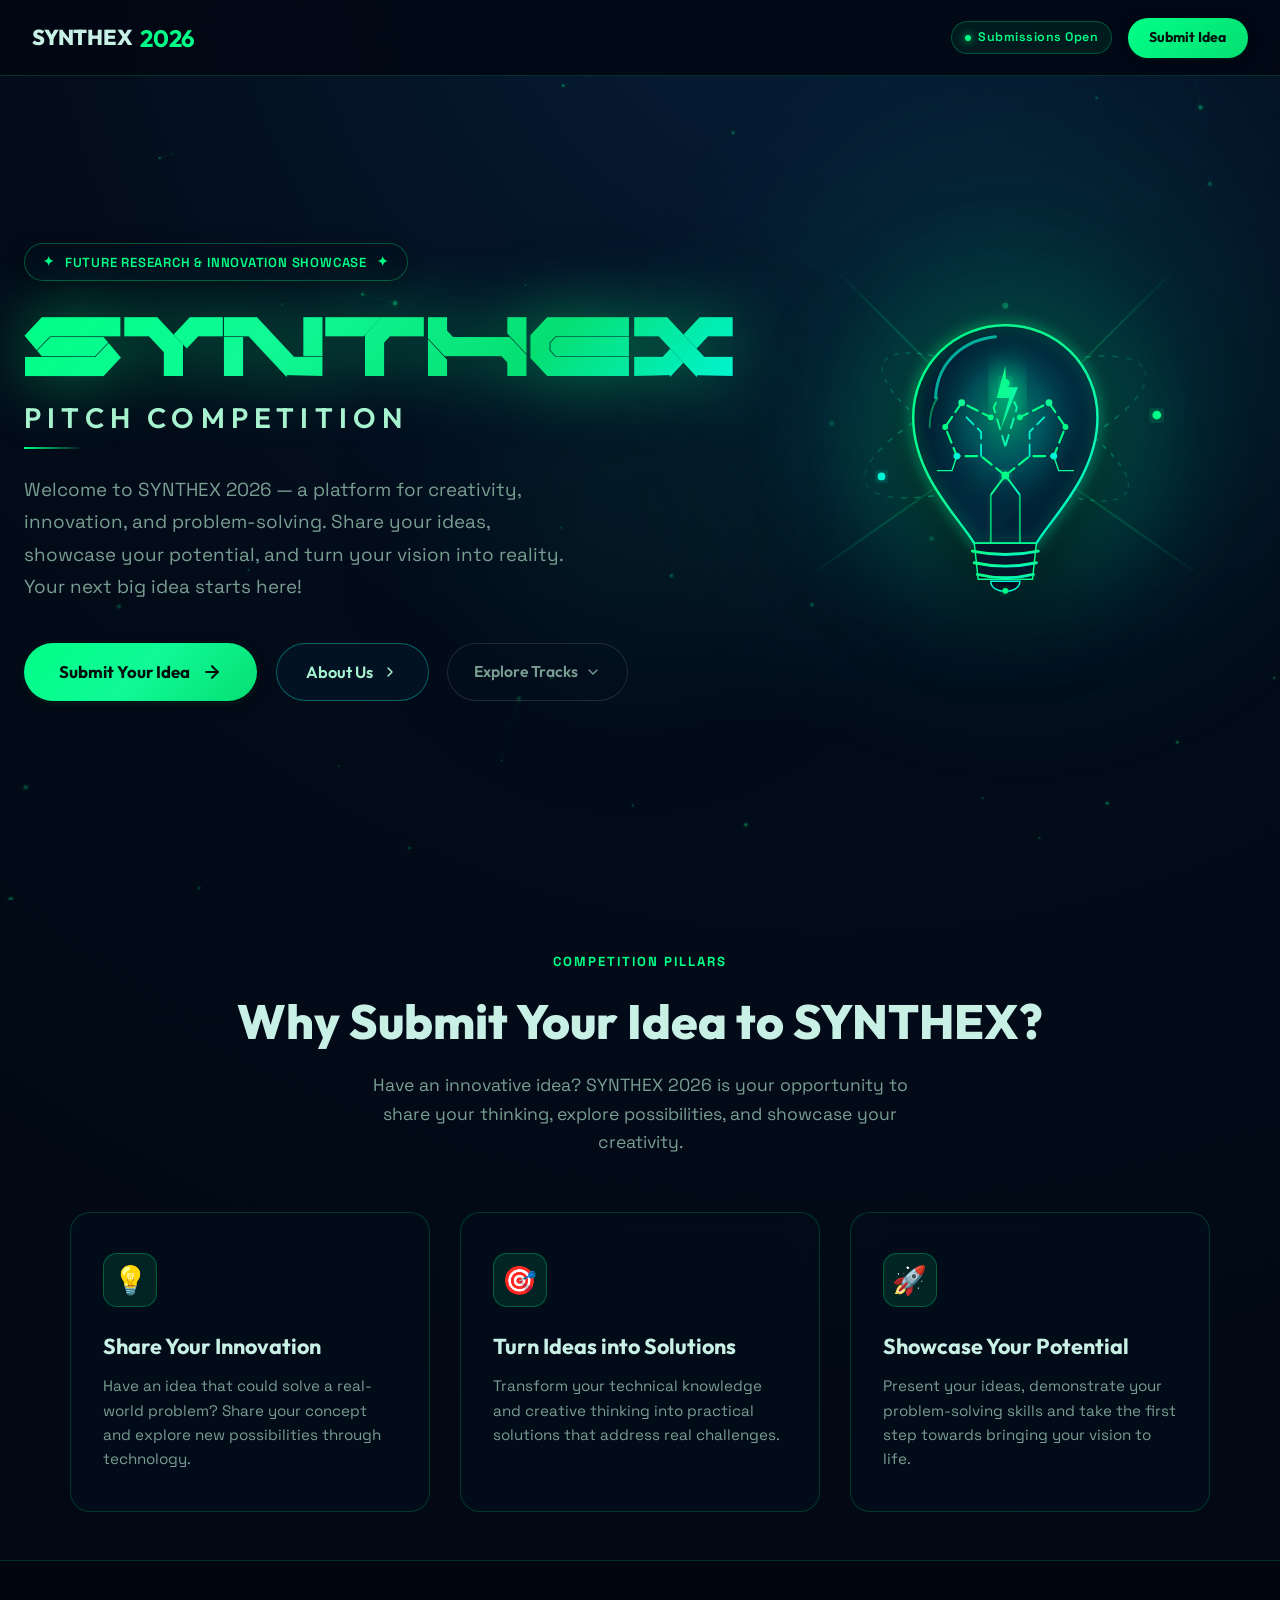
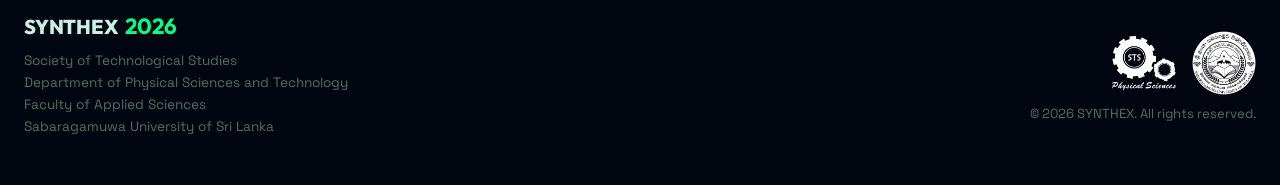
<file: index.html>
<!DOCTYPE html>
<html lang="en">
<head>
  <meta charset="UTF-8">
  <meta name="viewport" content="width=device-width, initial-scale=1.0">
  <title>SYNTHEX 2026 | Pitch Competition</title>
  <meta name="description" content="SYNTHEX 2026 Pitch Competition - Submit your innovative research ideas and transform vision into reality.">
  
  <!-- Favicon -->
  <link rel="icon" type="image/svg+xml" href="data:image/svg+xml,<svg xmlns='http://www.w3.org/2000/svg' viewBox='0 0 100 100'><text y='.9em' font-size='90'>💡</text></svg>">
  
  <!-- Fonts: Space Grotesk & Outfit -->
  <link rel="preconnect" href="https://fonts.googleapis.com">
  <link rel="preconnect" href="https://fonts.gstatic.com" crossorigin>
  <link href="https://fonts.googleapis.com/css2?family=Outfit:wght@300;400;500;600;700;800;900&family=Space+Grotesk:wght@400;500;600;700&display=swap" rel="stylesheet">
  
  <!-- Stylesheet -->
  <link rel="stylesheet" href="styles.css">
</head>
<body>

  <!-- Ambient Glowing Background Canvas -->
  <canvas id="ambient-canvas"></canvas>

  <!-- Atmospheric Volumetric Glow Aurora (Matching Reference Design) -->
  <div class="aurora-glow-container" aria-hidden="true">
    <div class="aurora-glow-blob aurora-right"></div>
    <div class="aurora-glow-blob aurora-center"></div>
  </div>

  <!-- Navigation Bar -->
  <header class="navbar">
    <div class="nav-container">
      <a href="#" class="brand-logo">
        <span class="logo-text">SYNTHEX &nbsp; <span class="logo-accent">2026</span></span>
      </a>

      <!-- Right Navigation Actions -->
      <div class="nav-actions">
        <!-- Submissions Open Live Indicator -->
        <span class="status-pill">
          <span class="pulse-dot"></span>
          <span>Submissions Open</span>
        </span>

        <!-- Primary CTA Pill Button -->
        <a href="submit.html" class="nav-cta-btn">Submit Idea</a>
      </div>
    </div>
  </header>

  <!-- Hero Section -->
  <main>
    <section class="hero-section">
      <div class="hero-wrapper">
        
        <!-- Two-Column Asymmetric Grid Matching Reference Design -->
        <div class="hero-grid">
          
          <!-- Left Column: Typography & Action Buttons -->
          <div class="hero-left">
            <!-- Modern Category Badge -->
            <div class="hero-badge">
              <span class="sparkle">✦</span>
              <span>Future Research & Innovation Showcase</span>
              <span class="sparkle">✦</span>
            </div>

            <!-- SYNTHEX: Large Capital Title with Electric Green Gradient (Zero White) -->
            <h1 class="hero-title" data-text="SYNTHEX">SYNTHEX</h1>

            <!-- Pitch Competition: Smaller Font Directly Below SYNTHEX -->
            <div class="hero-subtitle-container">
              <p class="hero-subtitle">Pitch Competition</p>
            </div>

            <!-- Description Tagline -->
            <p class="hero-description">
              Welcome to SYNTHEX 2026 — a platform for creativity, innovation, and problem-solving. Share your ideas, showcase your potential, and turn your vision into reality. Your next big idea starts here!
            </p>

            <!-- CTA Action Buttons -->
            <div class="hero-actions">
              <a href="submit.html" id="hero-submit-btn" class="cta-primary-btn">
                <span class="btn-text">Submit Your Idea</span>
                <svg class="btn-icon" width="20" height="20" viewBox="0 0 24 24" fill="none" stroke="currentColor" stroke-width="2.5" stroke-linecap="round" stroke-linejoin="round">
                  <path d="M5 12h14"></path>
                  <path d="m12 5 7 7-7 7"></path>
                </svg>
              </a>

              <a href="about.html" class="cta-secondary-btn hero-about-btn">
                <span>About Us</span>
                <svg width="16" height="16" viewBox="0 0 24 24" fill="none" stroke="currentColor" stroke-width="2.2" stroke-linecap="round" stroke-linejoin="round">
                  <path d="m9 18 6-6-6-6"/>
                </svg>
              </a>
              
              <a href="#highlights-section" class="cta-tertiary-btn">
                <span>Explore Tracks</span>
                <svg width="16" height="16" viewBox="0 0 24 24" fill="none" stroke="currentColor" stroke-width="2" stroke-linecap="round" stroke-linejoin="round">
                  <path d="m6 9 6 6 6-6"/>
                </svg>
              </a>
            </div>
          </div>

          <!-- Right Column: Animated Cybernetic Idea Bulb (Electric Green & Navy Theme) -->
          <div class="hero-right" id="hero-idea-bulb">
            <div class="idea-bulb-wrapper" id="idea-bulb-trigger" title="Click to Pitch Your Research Idea">
              
              <!-- Volumetric Breathing Aurora Glow behind Bulb -->
              <div class="bulb-glow-aura"></div>
              
              <!-- Radiating Cyber Corona Ray Beams -->
              <div class="bulb-rays-container">
                <div class="bulb-ray ray-1"></div>
                <div class="bulb-ray ray-2"></div>
                <div class="bulb-ray ray-3"></div>
                <div class="bulb-ray ray-4"></div>
              </div>

              <!-- Vector Animated Cybernetic Idea Bulb SVG -->
              <svg class="idea-bulb-svg" viewBox="0 0 440 440" fill="none" xmlns="http://www.w3.org/2000/svg">
                <defs>
                  <!-- Cyber Green Gradient -->
                  <linearGradient id="bulbNeonGrad" x1="0%" y1="0%" x2="100%" y2="100%">
                    <stop offset="0%" stop-color="#00FF87"/>
                    <stop offset="50%" stop-color="#10F996"/>
                    <stop offset="100%" stop-color="#00F5D4"/>
                  </linearGradient>

                  <!-- Dark Obsidian Glass Bulb Fill -->
                  <linearGradient id="bulbGlassGrad" x1="0%" y1="0%" x2="100%" y2="100%">
                    <stop offset="0%" stop-color="#03162a" stop-opacity="0.88"/>
                    <stop offset="60%" stop-color="#05283f" stop-opacity="0.82"/>
                    <stop offset="100%" stop-color="#03192c" stop-opacity="0.94"/>
                  </linearGradient>

                  <!-- Radial Core Glow -->
                  <radialGradient id="bulbCoreRadial" cx="50%" cy="42%" r="50%">
                    <stop offset="0%" stop-color="#00FF87" stop-opacity="0.45"/>
                    <stop offset="45%" stop-color="#00F5D4" stop-opacity="0.2"/>
                    <stop offset="100%" stop-color="#020a16" stop-opacity="0"/>
                  </radialGradient>

                  <!-- Orbit Stroke Gradient 1 -->
                  <linearGradient id="orbitGrad1" x1="0%" y1="0%" x2="100%" y2="0%">
                    <stop offset="0%" stop-color="#00FF87" stop-opacity="0.1"/>
                    <stop offset="50%" stop-color="#00F5D4" stop-opacity="0.75"/>
                    <stop offset="100%" stop-color="#00FF87" stop-opacity="0.1"/>
                  </linearGradient>

                  <!-- Orbit Stroke Gradient 2 -->
                  <linearGradient id="orbitGrad2" x1="0%" y1="0%" x2="100%" y2="0%">
                    <stop offset="0%" stop-color="#00F5D4" stop-opacity="0.15"/>
                    <stop offset="50%" stop-color="#10F996" stop-opacity="0.8"/>
                    <stop offset="100%" stop-color="#00F5D4" stop-opacity="0.15"/>
                  </linearGradient>

                  <!-- Neon Glow Filters -->
                  <filter id="bulbGlowFilter" x="-30%" y="-30%" width="160%" height="160%">
                    <feGaussianBlur stdDeviation="7" result="blur"/>
                    <feComposite in="SourceGraphic" in2="blur" operator="over"/>
                  </filter>

                  <filter id="bulbIntenseFilter" x="-40%" y="-40%" width="180%" height="180%">
                    <feGaussianBlur stdDeviation="14" result="blur1"/>
                    <feGaussianBlur stdDeviation="5" result="blur2"/>
                    <feMerge>
                      <feMergeNode in="blur1"/>
                      <feMergeNode in="blur2"/>
                      <feMergeNode in="SourceGraphic"/>
                    </feMerge>
                  </filter>
                </defs>

                <!-- 1. Holographic Orbital Energy Rings Behind Bulb -->
                <g class="orbit-group-back">
                  <ellipse cx="220" cy="165" rx="155" ry="48" transform="rotate(-22 220 165)" stroke="url(#orbitGrad1)" stroke-width="1.6" stroke-dasharray="6 8" class="orbit-path-1"/>
                  <ellipse cx="220" cy="165" rx="142" ry="42" transform="rotate(28 220 165)" stroke="url(#orbitGrad2)" stroke-width="1.4" stroke-dasharray="5 7" class="orbit-path-2"/>
                </g>

                <!-- 2. Ambient Bulb Glass Silhouette -->
                <!-- Outer Bulb Contour -->
                <path d="M 188 285 C 172 258, 125 215, 125 155 C 125 102, 167 60, 220 60 C 273 60, 315 102, 315 155 C 315 215, 268 258, 252 285 Z" fill="url(#bulbGlassGrad)" stroke="url(#bulbNeonGrad)" stroke-width="2.5" class="bulb-shell" filter="url(#bulbGlowFilter)"/>

                <!-- Inner Radial Volumetric Fill -->
                <path d="M 188 285 C 172 258, 125 215, 125 155 C 125 102, 167 60, 220 60 C 273 60, 315 102, 315 155 C 315 215, 268 258, 252 285 Z" fill="url(#bulbCoreRadial)"/>

                <!-- Glass Specular Reflection Arcs -->
                <path d="M 148 135 C 150 95, 180 75, 210 72" stroke="#00F5D4" stroke-width="3" stroke-linecap="round" opacity="0.65"/>
                <path d="M 142 165 C 142 152, 145 142, 150 135" stroke="#00FF87" stroke-width="2" stroke-linecap="round" opacity="0.45"/>

                <!-- 3. High-Tech Idea Filament (Neural Brain Circuits & Lightning Core) -->
                <g class="filament-network">
                  <!-- Base Connectors -->
                  <line x1="205" y1="285" x2="205" y2="235" stroke="#00FF87" stroke-width="2" opacity="0.7"/>
                  <line x1="235" y1="285" x2="235" y2="235" stroke="#00FF87" stroke-width="2" opacity="0.7"/>

                  <!-- Main Support Arcs -->
                  <path d="M 205 235 L 220 215 L 235 235" stroke="url(#bulbNeonGrad)" stroke-width="2" fill="none"/>

                  <!-- Cyber Neural Circuit Traces (Animated Energy Pulses) -->
                  <!-- Left Hemisphere -->
                  <path d="M 220 215 L 195 195 L 170 195 L 158 165 L 175 140 L 205 155" stroke="#00FF87" stroke-width="2.2" stroke-linecap="round" stroke-linejoin="round" fill="none" class="circuit-line circuit-1"/>
                  <path d="M 195 195 L 195 170 L 180 155" stroke="#00F5D4" stroke-width="1.8" stroke-linecap="round" fill="none" class="circuit-line circuit-2"/>
                  <path d="M 170 195 L 165 210 L 150 210" stroke="#10F996" stroke-width="1.5" stroke-linecap="round" fill="none"/>

                  <!-- Right Hemisphere -->
                  <path d="M 220 215 L 245 195 L 270 195 L 282 165 L 265 140 L 235 155" stroke="#00FF87" stroke-width="2.2" stroke-linecap="round" stroke-linejoin="round" fill="none" class="circuit-line circuit-1"/>
                  <path d="M 245 195 L 245 170 L 260 155" stroke="#00F5D4" stroke-width="1.8" stroke-linecap="round" fill="none" class="circuit-line circuit-2"/>
                  <path d="M 270 195 L 275 210 L 290 210" stroke="#10F996" stroke-width="1.5" stroke-linecap="round" fill="none"/>

                  <!-- Center Crown Circuits -->
                  <path d="M 220 185 L 208 145 L 220 120 L 232 145 Z" stroke="url(#bulbNeonGrad)" stroke-width="2" fill="none" class="circuit-line"/>

                  <!-- Glowing Neural Node Junctions -->
                  <circle cx="220" cy="215" r="4" fill="#00FF87" filter="url(#bulbGlowFilter)"/>
                  <circle cx="170" cy="195" r="3.5" fill="#00F5D4"/>
                  <circle cx="270" cy="195" r="3.5" fill="#00F5D4"/>
                  <circle cx="158" cy="165" r="3" fill="#00FF87"/>
                  <circle cx="282" cy="165" r="3" fill="#00FF87"/>
                  <circle cx="175" cy="140" r="3.5" fill="#10F996"/>
                  <circle cx="265" cy="140" r="3.5" fill="#10F996"/>
                  <circle cx="205" cy="155" r="3" fill="#00FF87"/>
                  <circle cx="235" cy="155" r="3" fill="#00FF87"/>
                  <circle cx="220" cy="120" r="4.5" fill="#00FF87" filter="url(#bulbGlowFilter)"/>

                  <!-- Pulsating Central Lightning Core (Heart of Innovation) -->
                  <polygon points="220,102 211,135 224,135 215,168 233,124 221,124" fill="url(#bulbNeonGrad)" filter="url(#bulbIntenseFilter)" class="lightning-spark"/>
                </g>

                <!-- 4. Metallic Screw Base & Contacts -->
                <g class="bulb-base">
                  <!-- Stepped Metal Collar -->
                  <path d="M 188 285 L 252 285 L 248 322 L 192 322 Z" fill="#03162a" stroke="#00FF87" stroke-width="1.5"/>
                  
                  <!-- Thread Ridge 1 -->
                  <path d="M 186 293 Q 220 300 254 293" stroke="url(#bulbNeonGrad)" stroke-width="3" stroke-linecap="round"/>
                  <!-- Thread Ridge 2 -->
                  <path d="M 188 305 Q 220 312 252 305" stroke="url(#bulbNeonGrad)" stroke-width="3" stroke-linecap="round"/>
                  <!-- Thread Ridge 3 -->
                  <path d="M 191 317 Q 220 324 249 317" stroke="url(#bulbNeonGrad)" stroke-width="3" stroke-linecap="round"/>

                  <!-- Bottom Electrical Contact -->
                  <path d="M 205 324 C 205 338, 235 338, 235 324 Z" fill="#020e1c" stroke="#00F5D4" stroke-width="1.5"/>
                  <circle cx="220" cy="334" r="3" fill="#00FF87" filter="url(#bulbGlowFilter)"/>
                </g>

                <!-- 5. Orbital Energy Packets (Traveling along Holographic Gyroscope) -->
                <g class="orbit-particles">
                  <!-- Packet 1: Counter-Clockwise Orbit -->
                  <circle cx="340" cy="130" r="4.5" fill="#00FF87" filter="url(#bulbGlowFilter)">
                    <animateMotion path="M -120 35 C 0 -25, 60 10, 30 50 C -10 90, -180 50, -120 35 Z" dur="4.5s" repeatCount="indefinite"/>
                  </circle>
                  <!-- Packet 2: Clockwise Orbit -->
                  <circle cx="100" cy="180" r="4" fill="#00F5D4" filter="url(#bulbGlowFilter)">
                    <animateMotion path="M 120 -35 C 180 15, 60 70, 0 40 C -70 10, 60 -70, 120 -35 Z" dur="3.8s" repeatCount="indefinite"/>
                  </circle>
                  <!-- Packet 3: Top Crown Node -->
                  <circle cx="220" cy="40" r="3.5" fill="#10F996" filter="url(#bulbGlowFilter)">
                    <animate attributeName="opacity" values="0.3;1;0.3" dur="2s" repeatCount="indefinite"/>
                    <animate attributeName="r" values="3;5;3" dur="2s" repeatCount="indefinite"/>
                  </circle>
                </g>
              </svg>

            </div>
          </div>

        </div>

      </div>
    </section>

    <!-- Highlights Section -->
    <section id="highlights-section" class="highlights-section">
      <div class="section-container">
        <div class="section-header">
          <span class="section-tag">COMPETITION PILLARS</span>
          <h2 class="section-title">Why Submit Your Idea to SYNTHEX?</h2>
          <p class="section-desc">Have an innovative idea? SYNTHEX 2026 is your opportunity to share your thinking, explore possibilities, and showcase your creativity.</p>
        </div>

        <div class="cards-grid">
          <div class="feature-card">
            <div class="card-icon-box">💡</div>
            <h3>Share Your Innovation</h3>
            <p>Have an idea that could solve a real-world problem? Share your concept and explore new possibilities through technology.</p>
          </div>

          <div class="feature-card">
            <div class="card-icon-box">🎯</div>
            <h3>Turn Ideas into Solutions</h3>
            <p>Transform your technical knowledge and creative thinking into practical solutions that address real challenges.</p>
          </div>

          <div class="feature-card">
            <div class="card-icon-box">🚀</div>
            <h3>Showcase Your Potential</h3>
            <p>Present your ideas, demonstrate your problem-solving skills and take the first step towards bringing your vision to life.</p>
          </div>
        </div>
      </div>
    </section>

  </main>

  <!-- Footer -->
  <footer class="footer">
    <div class="footer-container">
      <div class="footer-left">
        <div class="brand-logo footer-logo">
          <span class="logo-text">SYNTHEX &nbsp;<span class="logo-accent">2026</span></span>
        </div>
        <p class="footer-tagline">Society of Technological Studies</p>
        <p class="footer-tagline">Department of Physical Sciences and Technology</p>
        <p class="footer-tagline">Faculty of Applied Sciences</p>
        <p class="footer-tagline">Sabaragamuwa University of Sri Lanka</p>
      </div>
      
      <div class="footer-right">
        <div class="footer-logos-group">
          <img src="STS.png" alt="STS Logo" class="footer-sts-logo">
          <img src="SUSL.png" alt="SUSL Logo" class="footer-sts-logo">
        </div>
        <p class="copyright">© 2026 SYNTHEX. All rights reserved.</p>
      </div>
    </div>
  </footer>

  <!-- Confetti Canvas for Celebration -->
  <canvas id="confetti-canvas"></canvas>

  <!-- App Script -->
  <script src="app.js"></script>
</body>
</html>
</file>
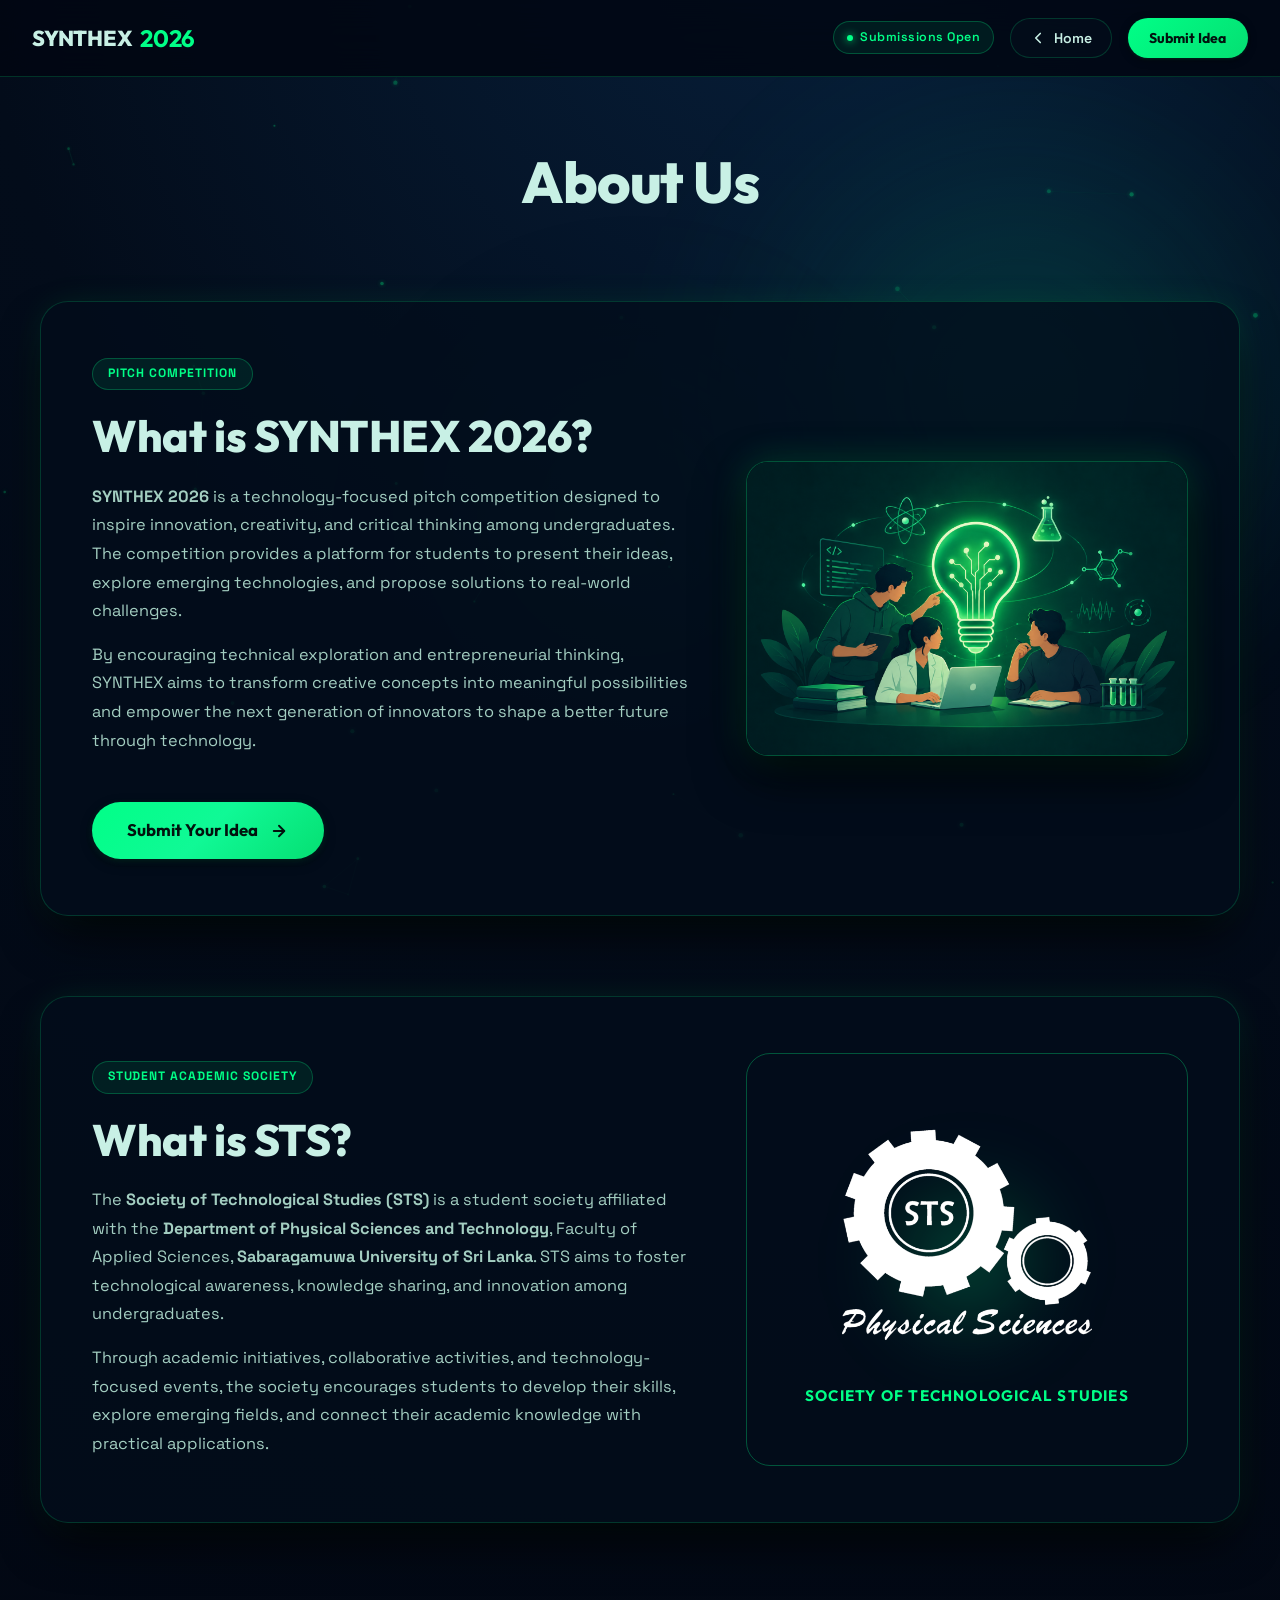
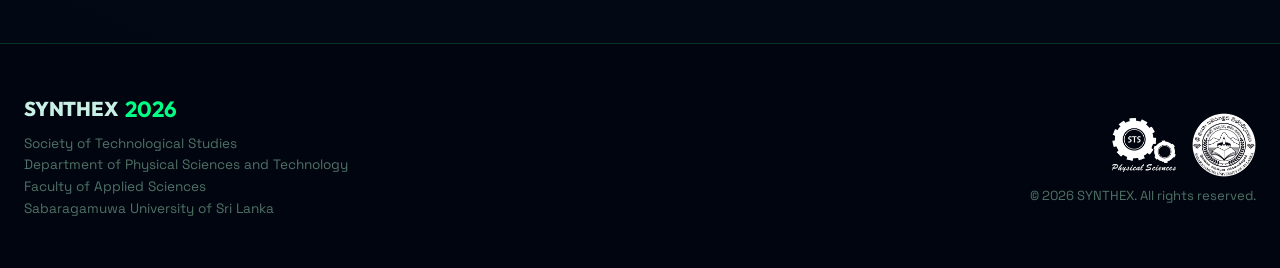
<file: about.html>
<!DOCTYPE html>
<html lang="en">
<head>
  <meta charset="UTF-8">
  <meta name="viewport" content="width=device-width, initial-scale=1.0">
  <title>About Us | SYNTHEX 2026 & STS</title>
  <meta name="description" content="Learn about SYNTHEX 2026 Pitch Competition and the Society of Technological Studies (STS), Sabaragamuwa University of Sri Lanka.">
  
  <!-- Favicon -->
  <link rel="icon" type="image/svg+xml" href="data:image/svg+xml,<svg xmlns='http://www.w3.org/2000/svg' viewBox='0 0 100 100'><text y='.9em' font-size='90'>💡</text></svg>">
  
  <!-- Fonts: Space Grotesk & Outfit -->
  <link rel="preconnect" href="https://fonts.googleapis.com">
  <link rel="preconnect" href="https://fonts.gstatic.com" crossorigin>
  <link href="https://fonts.googleapis.com/css2?family=Outfit:wght@300;400;500;600;700;800;900&family=Space+Grotesk:wght@400;500;600;700&display=swap" rel="stylesheet">
  
  <!-- Stylesheet -->
  <link rel="stylesheet" href="styles.css">
</head>
<body class="about-page-body">

  <!-- Ambient Glowing Background Canvas -->
  <canvas id="ambient-canvas"></canvas>

  <!-- Atmospheric Volumetric Glow Aurora -->
  <div class="aurora-glow-container" aria-hidden="true">
    <div class="aurora-glow-blob aurora-right"></div>
    <div class="aurora-glow-blob aurora-center"></div>
  </div>

  <!-- Navigation Bar -->
  <header class="navbar">
    <div class="nav-container">
      <a href="index.html" class="brand-logo">
        <span class="logo-text">SYNTHEX &nbsp; <span class="logo-accent">2026</span></span>
      </a>

      <!-- Right Navigation Actions -->
      <div class="nav-actions">
        <!-- Submissions Open Live Indicator -->
        <span class="status-pill">
          <span class="pulse-dot"></span>
          <span>Submissions Open</span>
        </span>

        <!-- Return to Homepage Button -->
        <a href="index.html" class="nav-back-btn">
          <svg width="18" height="18" viewBox="0 0 24 24" fill="none" stroke="currentColor" stroke-width="2.2" stroke-linecap="round" stroke-linejoin="round">
            <path d="m15 18-6-6 6-6"/>
          </svg>
          <span>Home</span>
        </a>

        <!-- Submit Idea CTA -->
        <a href="submit.html" class="nav-cta-btn">Submit Idea</a>
      </div>
    </div>
  </header>

  <!-- Main Content: About Page -->
  <main class="about-page-main">

    <!-- Header Section -->
    <section class="about-header-section">
      <div class="about-header-box">
        <h1 class="about-main-title">About Us</h1>
      </div>
    </section>

    <!-- Part 1: What is SYNTHEX 2026? -->
    <section class="about-block-section" id="what-is-synthex">
      <div class="about-block-card">
        <div class="about-grid">
          
          <!-- Content Left -->
          <div class="about-content">
            <span class="about-tag-badge">PITCH COMPETITION</span>
            <h2 class="about-heading">What is SYNTHEX 2026?</h2>
            
            <div class="about-text">
              <p>
                <strong>SYNTHEX 2026</strong> is a technology-focused pitch competition designed to inspire innovation, creativity, and critical thinking among undergraduates. The competition provides a platform for students to present their ideas, explore emerging technologies, and propose solutions to real-world challenges.
              <p>
                By encouraging technical exploration and entrepreneurial thinking, SYNTHEX aims to transform creative concepts into meaningful possibilities and empower the next generation of innovators to shape a better future through technology.
              </p>
              </p>
            </div>

            <!-- Call to Action -->
            <div style="margin-top: 0.75rem;">
              <a href="submit.html" class="cta-primary-btn">
                <span class="btn-text">Submit Your Idea</span>
                <svg class="btn-icon" width="18" height="18" viewBox="0 0 24 24" fill="none" stroke="currentColor" stroke-width="2.5" stroke-linecap="round" stroke-linejoin="round">
                  <path d="M5 12h14"></path>
                  <path d="m12 5 7 7-7 7"></path>
                </svg>
              </a>
            </div>

          </div>

          <!-- Image Right: Futuristic Green Innovation Core -->
          <div class="about-visual-column">
            <div class="about-image-card">
              <img src="synthex-innovation.png" alt="SYNTHEX 2026 Technological Innovation Core" class="about-image" loading="lazy">
            </div>
          </div>

        </div>
      </div>
    </section>

    <!-- Part 2: What is STS? -->
    <section class="about-block-section" id="what-is-sts">
      <div class="about-block-card">
        <div class="about-grid">
          
          <!-- Content Left -->
          <div class="about-content">
            <span class="about-tag-badge">STUDENT ACADEMIC SOCIETY</span>
            <h2 class="about-heading">What is STS?</h2>
            
            <div class="about-text">
              <p>
                The <strong>Society of Technological Studies (STS)</strong> is a student society affiliated with the <strong>Department of Physical Sciences and Technology</strong>, Faculty of Applied Sciences, <strong>Sabaragamuwa University of Sri Lanka</strong>. STS aims to foster technological awareness, knowledge sharing, and innovation among undergraduates.
              </p>
              <p>
                Through academic initiatives, collaborative activities, and technology-focused events, the society encourages students to develop their skills, explore emerging fields, and connect their academic knowledge with practical applications.
              </p>
            </div>
          </div>

          <!-- Image Right: Official STS Logo with Glowing Backdrop -->
          <div class="about-visual-column">
            <div class="about-sts-logo-card">
              <div class="sts-card-glow"></div>
              <img src="STS.png" alt="Society of Technological Studies Logo" class="about-sts-logo" loading="lazy">
              <p class="sts-caption">Society of Technological Studies</p>
            </div>
          </div>

        </div>
      </div>
    </section>

  </main>

  <!-- Footer -->
  <footer class="footer">
    <div class="footer-container">
      <div class="footer-left">
        <div class="brand-logo footer-logo">
          <span class="logo-text">SYNTHEX &nbsp;<span class="logo-accent">2026</span></span>
        </div>
        <p class="footer-tagline">Society of Technological Studies</p>
        <p class="footer-tagline">Department of Physical Sciences and Technology</p>
        <p class="footer-tagline">Faculty of Applied Sciences</p>
        <p class="footer-tagline">Sabaragamuwa University of Sri Lanka</p>
      </div>

      <div class="footer-right">
        <div class="footer-logos-group">
          <img src="STS.png" alt="STS Logo" class="footer-sts-logo">
          <img src="SUSL.png" alt="SUSL Logo" class="footer-sts-logo">
        </div>
        <p class="copyright">© 2026 SYNTHEX. All rights reserved.</p>
      </div>
    </div>
  </footer>

  <!-- App Script -->
  <script src="app.js"></script>
</body>
</html>
</file>
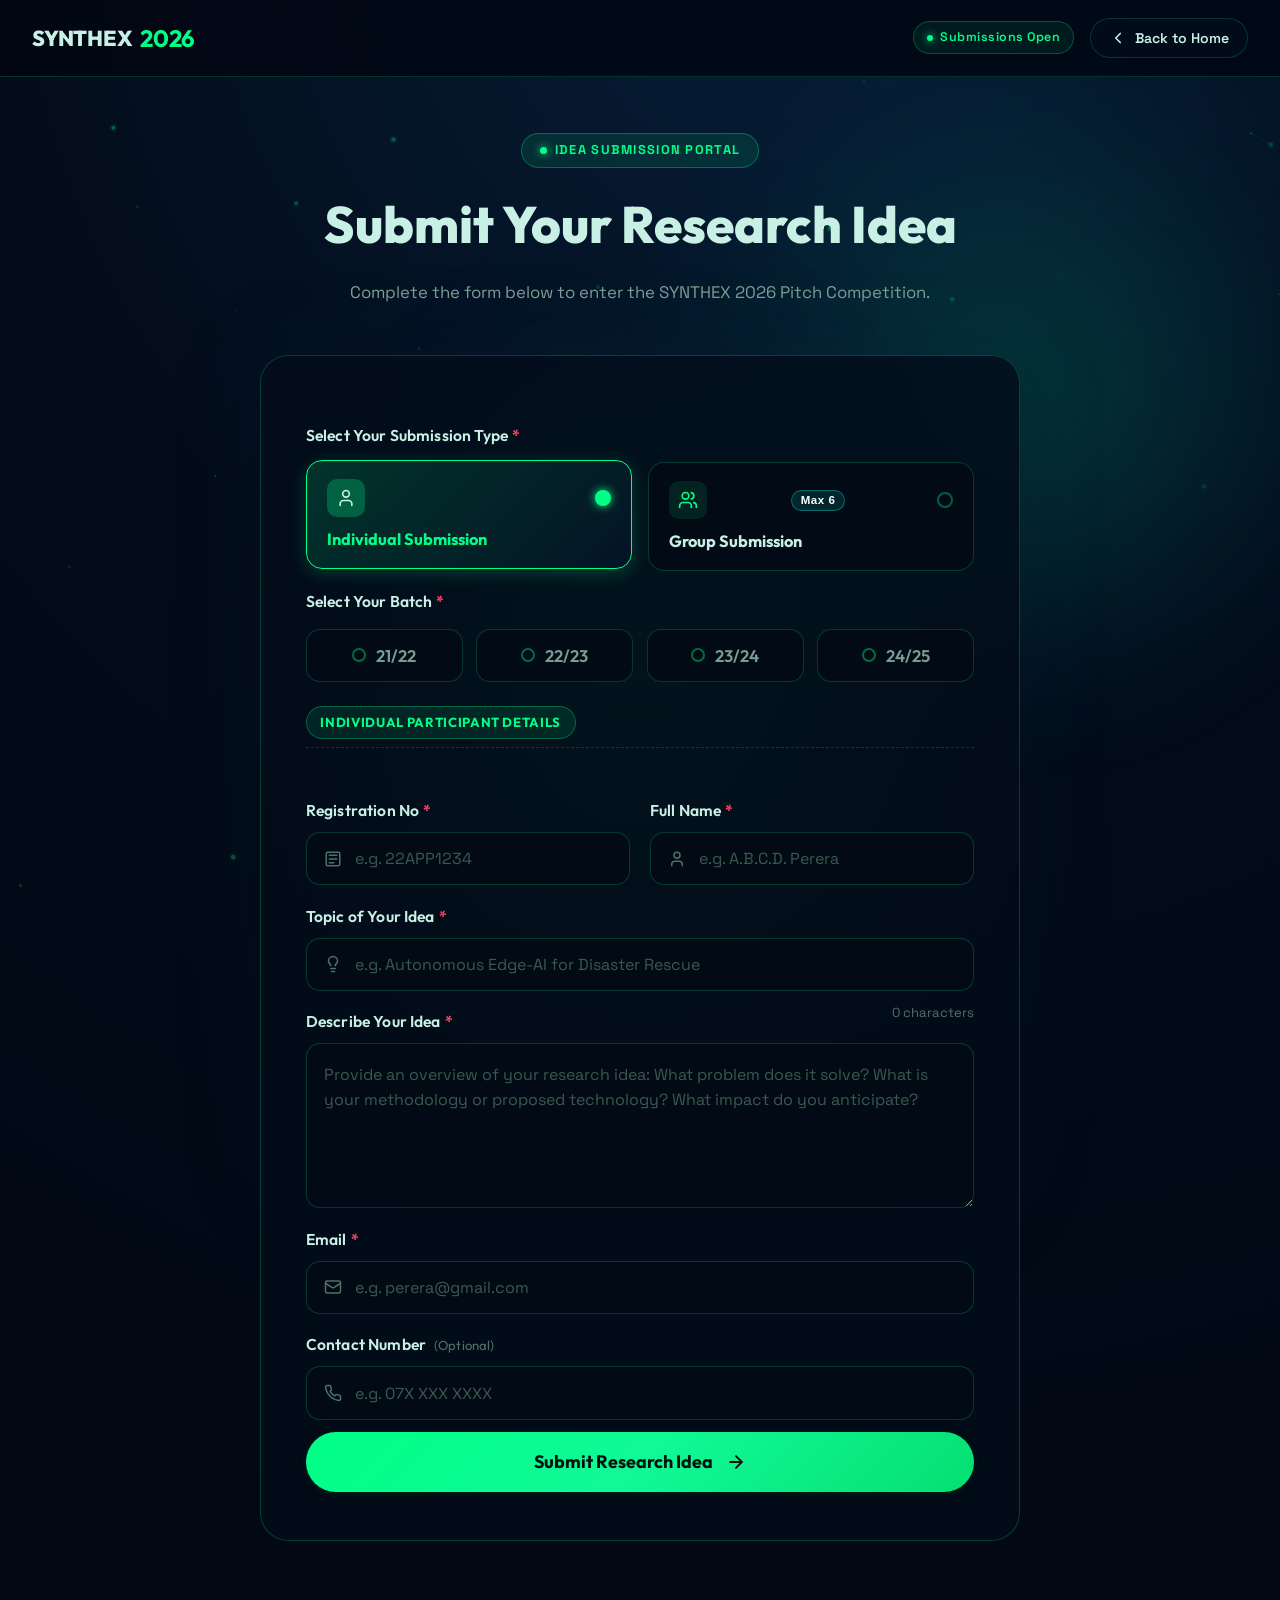
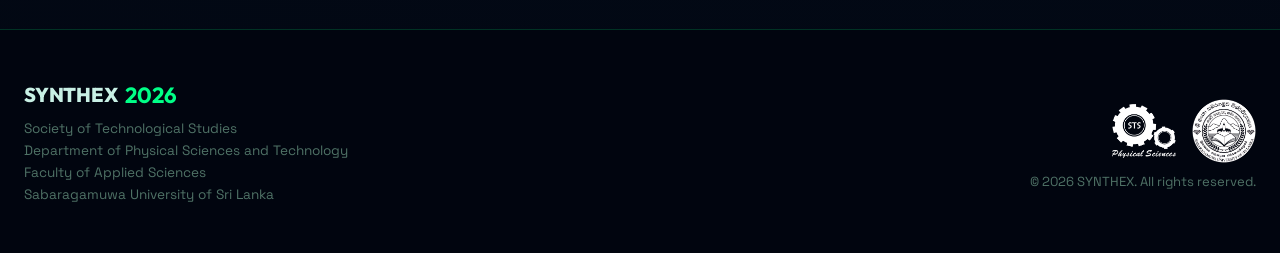
<file: submit.html>
<!DOCTYPE html>
<html lang="en">
<head>
  <meta charset="UTF-8">
  <meta name="viewport" content="width=device-width, initial-scale=1.0">
  <title>Submit Research Idea | SYNTHEX 2026</title>
  <meta name="description" content="Submit your innovative research idea for the SYNTHEX 2026 Pitch Competition.">
  
  <!-- Favicon -->
  <link rel="icon" type="image/svg+xml" href="data:image/svg+xml,<svg xmlns='http://www.w3.org/2000/svg' viewBox='0 0 100 100'><text y='.9em' font-size='90'>💡</text></svg>">
  
  <!-- Fonts: Space Grotesk & Outfit -->
  <link rel="preconnect" href="https://fonts.googleapis.com">
  <link rel="preconnect" href="https://fonts.gstatic.com" crossorigin>
  <link href="https://fonts.googleapis.com/css2?family=Outfit:wght@300;400;500;600;700;800;900&family=Space+Grotesk:wght@400;500;600;700&display=swap" rel="stylesheet">
  
  <!-- Stylesheet -->
  <link rel="stylesheet" href="styles.css">
</head>
<body class="form-page-body">

  <!-- Ambient Glowing Background Canvas -->
  <canvas id="ambient-canvas"></canvas>

  <!-- Atmospheric Volumetric Glow Aurora -->
  <div class="aurora-glow-container" aria-hidden="true">
    <div class="aurora-glow-blob aurora-right"></div>
    <div class="aurora-glow-blob aurora-center"></div>
  </div>

  <!-- Navigation Bar -->
  <header class="navbar">
    <div class="nav-container">
      <a href="index.html" class="brand-logo">
        <span class="logo-text">SYNTHEX &nbsp; <span class="logo-accent">2026</span></span>
      </a>

      <!-- Right Navigation Actions -->
      <div class="nav-actions">
        <!-- Submissions Open Live Indicator -->
        <span class="status-pill">
          <span class="pulse-dot"></span>
          <span>Submissions Open</span>
        </span>

        <!-- Return to Homepage Button -->
        <a href="index.html" class="nav-back-btn">
          <svg width="18" height="18" viewBox="0 0 24 24" fill="none" stroke="currentColor" stroke-width="2.2" stroke-linecap="round" stroke-linejoin="round">
            <path d="m15 18-6-6 6-6"/>
          </svg>
          <span>Back to Home</span>
        </a>
      </div>
    </div>
  </header>

  <!-- Main Content: Form Filling Page -->
  <main class="form-page-main">
    <section id="submit-section" class="form-section form-standalone-section">
      <div class="section-container">
        
        <!-- Form Header -->
        <div class="form-header-box">
          <div class="form-pill">
            <span class="dot-indicator"></span>
            IDEA SUBMISSION PORTAL
          </div>
          <h1 class="form-main-title">Submit Your Research Idea</h1>
          <p class="form-sub-desc">
            Complete the form below to enter the SYNTHEX 2026 Pitch Competition.
          </p>
        </div>

        <!-- Glassmorphism Form Card -->
        <div class="form-card-wrapper">
          <div class="form-glow-backdrop"></div>
          
          <!-- Submissions Closed Notice Card (Activated when CONFIG.submissionsOpen = false) -->
          <div id="submissions-closed-card" class="submissions-closed-card" style="display: none;">
            <div class="closed-icon-badge">
              <svg width="34" height="34" viewBox="0 0 24 24" fill="none" stroke="currentColor" stroke-width="2" stroke-linecap="round" stroke-linejoin="round">
                <rect width="18" height="11" x="3" y="11" rx="2" ry="2"/>
                <path d="M7 11V7a5 5 0 0 1 10 0v4"/>
              </svg>
            </div>
            <h2 class="closed-title">Submissions Are Now Closed</h2>
            <p class="closed-description">
              The submission phase for SYNTHEX 2026 has officially concluded. Thank you to all innovators and teams who submitted their research concepts.
            </p>
            <div class="closed-info-grid">
              <div class="closed-info-item">
                <span class="info-label">Current Stage</span>
                <span class="info-value">Evaluation & Review by Selection Committee</span>
              </div>
              <div class="closed-info-item">
                <span class="info-label">Announcements</span>
                <span class="info-value">Shortlisted participants will be notified via email</span>
              </div>
            </div>
            <div class="closed-actions">
              <a href="index.html" class="closed-home-btn">
                <svg width="18" height="18" viewBox="0 0 24 24" fill="none" stroke="currentColor" stroke-width="2" stroke-linecap="round" stroke-linejoin="round">
                  <path d="m3 9 9-7 9 7v11a2 2 0 0 1-2 2H5a2 2 0 0 1-2-2z"/>
                  <polyline points="9 22 9 12 15 12 15 22"/>
                </svg>
                <span>Return to Home</span>
              </a>
            </div>
          </div>

          <form id="idea-form" class="modern-form" novalidate>
            
            <!-- Step 1: Select Submission Type (Individual vs Group) -->
            <div class="form-group" id="group-submissionType">
              <label class="form-label">
                Select Your Submission Type <span class="required-star">*</span>
              </label>
              
              <div class="type-toggle-container" role="radiogroup" aria-label="Select Your Submission Type">
                <button type="button" class="type-toggle-btn active" data-type="individual" id="type-individual-btn">
                  <div class="type-btn-header">
                    <span class="type-icon">
                      <svg width="20" height="20" viewBox="0 0 24 24" fill="none" stroke="currentColor" stroke-width="2" stroke-linecap="round" stroke-linejoin="round">
                        <path d="M19 21v-2a4 4 0 0 0-4-4H9a4 4 0 0 0-4 4v2"/><circle cx="12" cy="7" r="4"/>
                      </svg>
                    </span>
                    <span class="type-radio-indicator"></span>
                  </div>
                  <div class="type-content">
                    <span class="type-title">Individual Submission</span>
                  </div>
                </button>

                <button type="button" class="type-toggle-btn" data-type="group" id="type-group-btn">
                  <div class="type-btn-header">
                    <span class="type-icon">
                      <svg width="20" height="20" viewBox="0 0 24 24" fill="none" stroke="currentColor" stroke-width="2" stroke-linecap="round" stroke-linejoin="round">
                        <path d="M16 21v-2a4 4 0 0 0-4-4H6a4 4 0 0 0-4 4v2"/><circle cx="9" cy="7" r="4"/><path d="M22 21v-2a4 4 0 0 0-3-3.87"/><path d="M16 3.13a4 4 0 0 1 0 7.75"/>
                      </svg>
                    </span>
                    <span class="type-badge">Max 6</span>
                    <span class="type-radio-indicator"></span>
                  </div>
                  <div class="type-content">
                    <span class="type-title">Group Submission</span>
                  </div>
                </button>
              </div>

              <input type="hidden" id="submissionType" name="submissionType" value="individual">
            </div>

            <!-- Step 2: Select Your Batch (Shared) -->
            <div class="form-group" id="group-batch">
              <label class="form-label">
                Select Your Batch <span class="required-star">*</span>
              </label>
              
              <!-- Interactive Batch Selection Pills -->
              <div class="batch-pills-container" role="radiogroup" aria-label="Select Your Batch">
                <button type="button" class="batch-pill" data-batch="21/22">
                  <span class="batch-radio"></span>
                  <span class="batch-text">21/22</span>
                </button>
                <button type="button" class="batch-pill" data-batch="22/23">
                  <span class="batch-radio"></span>
                  <span class="batch-text">22/23</span>
                </button>
                <button type="button" class="batch-pill" data-batch="23/24">
                  <span class="batch-radio"></span>
                  <span class="batch-text">23/24</span>
                </button>
                <button type="button" class="batch-pill" data-batch="24/25">
                  <span class="batch-radio"></span>
                  <span class="batch-text">24/25</span>
                </button>
              </div>

              <!-- Hidden Native Select (synced for form data) -->
              <select id="batch" name="batch" class="hidden-select" required>
                <option value="" disabled selected>Select your batch</option>
                <option value="20/21">20/21</option>
                <option value="21/22">21/22</option>
                <option value="22/23">22/23</option>
                <option value="23/24">23/24</option>
              </select>
            </div>

            <!-- ==========================================
                 FIELD 3: PARTICIPANT INFORMATION
                 ========================================== -->
            <div class="participant-section">
              <div class="branch-divider">
                <span class="branch-pill-badge" id="participant-badge">Individual Participant Details</span>
              </div>

              <!-- Option A: Individual Participant Panel -->
              <div id="participant-individual-panel" class="participant-panel active">
                <div class="individual-grid">
                  <!-- Registration Number -->
                  <div class="form-group" id="group-regNo">
                    <label for="regNo" class="form-label">
                      Registration No <span class="required-star">*</span>
                    </label>
                    <div class="input-wrapper">
                      <span class="input-icon">
                        <svg width="18" height="18" viewBox="0 0 24 24" fill="none" stroke="currentColor" stroke-width="2" stroke-linecap="round" stroke-linejoin="round">
                          <rect width="18" height="18" x="3" y="3" rx="2"/><path d="M7 7h10"/><path d="M7 12h10"/><path d="M7 17h6"/>
                        </svg>
                      </span>
                      <input 
                        type="text" 
                        id="regNo" 
                        name="regNo" 
                        class="form-control" 
                        placeholder="e.g. 22APP1234" 
                        autocomplete="off"
                      >
                      <span class="validation-badge"></span>
                    </div>
                  </div>

                  <!-- Full Name -->
                  <div class="form-group" id="group-fullName">
                    <label for="fullName" class="form-label">
                      Full Name <span class="required-star">*</span>
                    </label>
                    <div class="input-wrapper">
                      <span class="input-icon">
                        <svg width="18" height="18" viewBox="0 0 24 24" fill="none" stroke="currentColor" stroke-width="2" stroke-linecap="round" stroke-linejoin="round">
                          <path d="M19 21v-2a4 4 0 0 0-4-4H9a4 4 0 0 0-4 4v2"/><circle cx="12" cy="7" r="4"/>
                        </svg>
                      </span>
                      <input 
                        type="text" 
                        id="fullName" 
                        name="fullName" 
                        class="form-control" 
                        placeholder="e.g. A.B.C.D. Perera" 
                        autocomplete="name"
                      >
                      <span class="validation-badge"></span>
                    </div>
                  </div>
                </div>
              </div>

              <!-- Option B: Group Dynamic Members Table Panel -->
              <div id="participant-group-panel" class="participant-panel" style="display: none;">
                <div class="form-group" id="group-groupMembers">
                  <div class="members-header-bar">
                    <div class="members-title-group">
                      <label class="form-label">
                        Registration Numbers with Names <span class="required-star">*</span>
                      </label>
                      <span class="members-sublabel">At least 2 members required. You can add up to 6 members.</span>
                    </div>
                    <div class="members-count-pill" id="members-count-pill">
                      <span class="count-num" id="members-count">2</span> / 6 Members
                    </div>
                  </div>

                  <div class="members-table-container">
                    <table class="members-table" id="members-table">
                      <thead>
                        <tr>
                          <th class="col-index">#</th>
                          <th class="col-reg">Registration No <span class="required-star">*</span></th>
                          <th class="col-name">Full Name <span class="required-star">*</span></th>
                          <th class="col-action"></th>
                        </tr>
                      </thead>
                      <tbody id="members-table-body">
                        <!-- Row 1: Member 1 (Lead) -->
                        <tr class="member-row" data-member-index="1">
                          <td class="col-index">
                            <span class="member-badge lead-badge">1 (Lead)</span>
                          </td>
                          <td class="col-reg">
                            <input 
                              type="text" 
                              class="form-control member-input member-reg" 
                              placeholder="e.g. 22APP1234" 
                              autocomplete="off"
                            >
                          </td>
                          <td class="col-name">
                            <input 
                              type="text" 
                              class="form-control member-input member-name" 
                              placeholder="e.g. A.B.C.D. Perera" 
                              autocomplete="off"
                            >
                          </td>
                          <td class="col-action">
                            <!-- Row 1 cannot be removed (Lead) -->
                          </td>
                        </tr>

                        <!-- Row 2: Member 2 -->
                        <tr class="member-row" data-member-index="2">
                          <td class="col-index">
                            <span class="member-badge">2</span>
                          </td>
                          <td class="col-reg">
                            <input 
                              type="text" 
                              class="form-control member-input member-reg" 
                              placeholder="e.g. 22APP1235" 
                              autocomplete="off"
                            >
                          </td>
                          <td class="col-name">
                            <input 
                              type="text" 
                              class="form-control member-input member-name" 
                              placeholder="e.g. E.F.G.H. Silva" 
                              autocomplete="off"
                            >
                          </td>
                          <td class="col-action">
                            <!-- Row 2 cannot be removed (Min 2) -->
                          </td>
                        </tr>
                      </tbody>
                    </table>
                  </div>

                  <!-- Add Member Action Control -->
                  <div class="members-footer-bar">
                    <button type="button" id="add-member-btn" class="add-member-btn">
                      <svg width="18" height="18" viewBox="0 0 24 24" fill="none" stroke="currentColor" stroke-width="2.2" stroke-linecap="round" stroke-linejoin="round">
                        <path d="M12 5v14M5 12h14"/>
                      </svg>
                      <span>Add Member</span>
                    </button>

                    <div id="max-members-alert" class="max-members-alert" style="display: none;">
                      <svg width="16" height="16" viewBox="0 0 24 24" fill="none" stroke="currentColor" stroke-width="2" stroke-linecap="round" stroke-linejoin="round">
                        <circle cx="12" cy="12" r="10"/><line x1="12" y1="8" x2="12" y2="12"/><line x1="12" y1="16" x2="12.01" y2="16"/>
                      </svg>
                      <span>Maximum limit of 6 members reached</span>
                    </div>
                  </div>

                  <!-- Hidden field for compiled payload -->
                  <input type="hidden" id="groupMembers" name="groupMembers">
                </div>
              </div>
            </div>

            <!-- ==========================================
                 UNIFIED CORE PROPOSAL FIELDS (Shared)
                 ========================================== -->

            <!-- Field 4: Topic of Your Idea -->
            <div class="form-group" id="group-topic">
              <label for="topic" class="form-label">
                Topic of Your Idea <span class="required-star">*</span>
              </label>
              <div class="input-wrapper">
                <span class="input-icon">
                  <svg width="18" height="18" viewBox="0 0 24 24" fill="none" stroke="currentColor" stroke-width="2" stroke-linecap="round" stroke-linejoin="round">
                    <path d="M15 14c.2-1 .7-1.7 1.5-2.5 1-.9 1.5-2.2 1.5-3.5A6 6 0 0 0 6 8c0 1 .2 2.2 1.5 3.5.7.7 1.3 1.5 1.5 2.5"/>
                    <path d="M9 18h6"/><path d="M10 22h4"/>
                  </svg>
                </span>
                <input 
                  type="text" 
                  id="topic" 
                  name="topic" 
                  class="form-control" 
                  placeholder="e.g. Autonomous Edge-AI for Disaster Rescue" 
                  required
                  autocomplete="off"
                >
                <span class="validation-badge"></span>
              </div>
            </div>

            <!-- Field 5: Describe Your Idea -->
            <div class="form-group" id="group-description">
              <div class="label-with-counter">
                <label for="description" class="form-label">
                  Describe Your Idea <span class="required-star">*</span>
                </label>
                <span id="char-counter" class="char-count">0 characters</span>
              </div>
              <div class="textarea-wrapper">
                <textarea 
                  id="description" 
                  name="description" 
                  class="form-control form-textarea" 
                  rows="5" 
                  required
                  placeholder="Provide an overview of your research idea: What problem does it solve? What is your methodology or proposed technology? What impact do you anticipate?"
                ></textarea>
                <span class="validation-badge"></span>
              </div>
            </div>

            <!-- Field 6: Email -->
            <div class="form-group" id="group-email">
              <label for="email" class="form-label">
                Email <span class="required-star">*</span>
                <span class="email-subhint" id="email-subhint"></span>
              </label>
              <div class="input-wrapper">
                <span class="input-icon">
                  <svg width="18" height="18" viewBox="0 0 24 24" fill="none" stroke="currentColor" stroke-width="2" stroke-linecap="round" stroke-linejoin="round">
                    <rect width="20" height="16" x="2" y="4" rx="2"/><path d="m22 7-8.97 5.7a1.94 1.94 0 0 1-2.06 0L2 7"/>
                  </svg>
                </span>
                <input 
                  type="email" 
                  id="email" 
                  name="email" 
                  class="form-control" 
                  placeholder="e.g. perera@gmail.com" 
                  required
                  autocomplete="email"
                >
                <span class="validation-badge"></span>
              </div>
            </div>

            <!-- Field 7: Contact Number (Optional) -->
            <div class="form-group" id="group-phone">
              <label for="phone" class="form-label">
                Contact Number <span class="optional-label">(Optional)</span>
              </label>
              <div class="input-wrapper">
                <span class="input-icon">
                  <svg width="18" height="18" viewBox="0 0 24 24" fill="none" stroke="currentColor" stroke-width="2" stroke-linecap="round" stroke-linejoin="round">
                    <path d="M22 16.92v3a2 2 0 0 1-2.18 2 19.79 19.79 0 0 1-8.63-3.07 19.5 19.5 0 0 1-6-6 19.79 19.79 0 0 1-3.07-8.67A2 2 0 0 1 4.11 2h3a2 2 0 0 1 2 1.72 12.84 12.84 0 0 0 .7 2.81 2 2 0 0 1-.45 2.11L8.09 9.91a16 16 0 0 0 6 6l1.27-1.27a2 2 0 0 1 2.11-.45 12.84 12.84 0 0 0 2.81.7A2 2 0 0 1 22 16.92z"/>
                  </svg>
                </span>
                <input 
                  type="tel" 
                  id="phone" 
                  name="phone" 
                  class="form-control" 
                  placeholder="e.g. 07X XXX XXXX" 
                  autocomplete="tel"
                >
                <span class="validation-badge"></span>
              </div>
            </div>

            <!-- Submission Status Alert -->
            <div id="form-alert" class="form-alert" style="display: none;"></div>

            <!-- Submit Button & Action Bar -->
            <div class="form-action-bar">
              <button type="submit" id="submit-btn" class="submit-action-btn">
                <span class="btn-spinner" id="btn-spinner" style="display: none;"></span>
                <span class="btn-label" id="btn-label">Submit Research Idea</span>
                <svg class="submit-arrow-icon" width="20" height="20" viewBox="0 0 24 24" fill="none" stroke="currentColor" stroke-width="2.2" stroke-linecap="round" stroke-linejoin="round">
                  <path d="M5 12h14"></path>
                  <path d="m12 5 7 7-7 7"></path>
                </svg>
              </button>
            </div>

          </form>
        </div>

      </div>
    </section>
  </main>

  <!-- Success Celebration Modal -->
  <div id="success-modal" class="modal-backdrop" style="display: none;">
    <div class="modal-card">
      <div class="success-icon-animated">
        <svg class="checkmark" xmlns="http://www.w3.org/2000/svg" viewBox="0 0 52 52">
          <circle class="checkmark__circle" cx="26" cy="26" r="25" fill="none"/>
          <path class="checkmark__check" fill="none" d="M14.1 27.2l7.1 7.2 16.7-16.8"/>
        </svg>
      </div>

      <span class="success-badge">SUBMISSION CONFIRMED</span>
      <h3 class="modal-title">Idea Successfully Submitted!</h3>
      <p class="modal-desc">
        Your research proposal has been recorded and safely synchronized with the official SYNTHEX 2026 Google Spreadsheet.
      </p>

      <!-- Submission Summary Box -->
      <div class="receipt-box">
        <div class="receipt-row">
          <span class="receipt-key">Submission Type:</span>
          <span class="receipt-val" id="receipt-type">Individual</span>
        </div>
        <div class="receipt-row">
          <span class="receipt-key">Topic:</span>
          <span class="receipt-val" id="receipt-topic">-</span>
        </div>
        <div class="receipt-row">
          <span class="receipt-key">Presenter / Team:</span>
          <span class="receipt-val" id="receipt-name">-</span>
        </div>
        <div class="receipt-row">
          <span class="receipt-key">Batch:</span>
          <span class="receipt-val" id="receipt-batch">-</span>
        </div>
        <div class="receipt-row">
          <span class="receipt-key">Email:</span>
          <span class="receipt-val" id="receipt-email">-</span>
        </div>
        <div class="receipt-row">
          <span class="receipt-key">Reference ID:</span>
          <span class="receipt-val" id="receipt-id">-</span>
        </div>
      </div>

      <div class="modal-actions">
        <button id="close-modal-btn" class="modal-primary-btn">Submit Another Idea</button>
        <a href="index.html" class="modal-secondary-btn">Return to Home</a>
      </div>
    </div>
  </div>

  <!-- Google Spreadsheet Integration Config Modal -->
  <div id="config-modal" class="modal-backdrop" style="display: none;">
    <div class="modal-card config-card">
      <div class="config-modal-header">
        <div class="config-title-group">
          <div class="config-icon">📊</div>
          <div>
            <h3>Google Spreadsheet Sync Settings</h3>
            <p>Configure where submitted ideas are stored</p>
          </div>
        </div>
        <button id="close-config-btn" class="close-x-btn" aria-label="Close">&times;</button>
      </div>

      <div class="config-content">
        <!-- Active Status -->
        <div class="integration-status-card">
          <div class="status-indicator-live">
            <span class="live-dot"></span>
            <div>
              <strong>Live Mode: Connected to SYNTHEX Google Form & Sheet</strong>
              <p>Form ID: <code>17yshc-_WReK7hkJFw-Rja6fRgYTfuDDETcJBow-sPzI</code></p>
            </div>
          </div>
          <span class="connected-badge">ACTIVE</span>
        </div>

        <div class="config-tabs">
          <p class="config-info-text">
            Every submission sent through this site is instantly submitted into your Google Form's response database and its linked Google Spreadsheet!
          </p>

          <div class="guide-box">
            <h4>How to view your responses in Google Sheets:</h4>
            <ol>
              <li>Open your Google Form at <a href="https://docs.google.com/forms/d/17yshc-_WReK7hkJFw-Rja6fRgYTfuDDETcJBow-sPzI/edit" target="_blank" rel="noopener">Google Forms Edit</a></li>
              <li>Click on the <strong>Responses</strong> tab at the top</li>
              <li>Click the green <strong>"Link to Sheets"</strong> icon</li>
              <li>All entries submitted from this website will appear in real time in your Google Spreadsheet!</li>
            </ol>
          </div>

          <!-- Custom Webhook URL Option (for Standalone Google Sheet via Apps Script) -->
          <div class="advanced-section">
            <label for="custom-script-url" class="advanced-label">
              <span>Optional: Custom Google Apps Script Web App URL</span>
              <span class="tag-opt">Advanced</span>
            </label>
            <input 
              type="url" 
              id="custom-script-url" 
              class="form-control code-input" 
              placeholder="https://script.google.com/macros/s/.../exec"
            >
            <p class="input-hint">Leave blank to use the pre-configured default Google Form/Sheet sync, or paste your Apps Script URL here.</p>
          </div>

          <!-- Local Backup Data Storage -->
          <div class="local-backup-bar">
            <span>Local Stored Submissions: <strong id="backup-count">0</strong></span>
            <button id="export-csv-btn" class="export-btn" type="button">Download CSV Backup</button>
          </div>
        </div>
      </div>

      <div class="modal-actions config-actions">
        <button id="save-config-btn" class="modal-primary-btn">Save Settings</button>
      </div>
    </div>
  </div>

  <!-- Footer -->
  <footer class="footer">
    <div class="footer-container">
      <div class="footer-left">
        <div class="brand-logo footer-logo">
          <span class="logo-text">SYNTHEX &nbsp;<span class="logo-accent">2026</span></span>
        </div>
        <p class="footer-tagline">Society of Technological Studies</p>
        <p class="footer-tagline">Department of Physical Sciences and Technology</p>
        <p class="footer-tagline">Faculty of Applied Sciences</p>
        <p class="footer-tagline">Sabaragamuwa University of Sri Lanka</p>
      </div>

      <div class="footer-right">
        <div class="footer-logos-group">
          <img src="STS.png" alt="STS Logo" class="footer-sts-logo">
          <img src="SUSL.png" alt="SUSL Logo" class="footer-sts-logo">
        </div>
        <p class="copyright">© 2026 SYNTHEX. All rights reserved.</p>
      </div>
    </div>
  </footer>

  <!-- Confetti Canvas for Celebration -->
  <canvas id="confetti-canvas"></canvas>

  <!-- App Script -->
  <script src="app.js"></script>
</body>
</html>
</file>
<file: styles.css>
/* ==========================================================================
   SYNTHEX 2026 - PITCH COMPETITION DESIGN SYSTEM
   Modern High-Tech Electric Green & Deep Navy Blue Theme
   Referenced from ultra-sleek high-tech UI with reduced white palette
   ========================================================================== */

:root {
  /* Core Deep Obsidian & Midnight Navy Palette */
  --bg-deep: #020712;
  --bg-main: #030c1a;
  --bg-secondary: #051428;
  --bg-card: rgba(3, 14, 28, 0.78);
  --bg-card-hover: rgba(5, 22, 42, 0.92);
  --bg-glass: rgba(3, 13, 26, 0.82);
  --bg-input: #020a16;
  
  /* Vibrant Electric Green & Cyber Accents */
  --accent-green: #00FF87;
  --accent-green-bright: #10F996;
  --accent-green-glow: rgba(0, 255, 135, 0.45);
  --accent-emerald: #05DF72;
  --accent-mint: #34D399;
  --accent-teal: #00F5D4;
  --accent-lime: #6EE7B7;
  --accent-navy-accent: #0f274a;
  
  /* Reduced White Palette: Soft Luminescent Mint, Silver-Mint, Slate-Teal */
  --text-pure: #c8f0e5;       /* Replaces stark white with soft luminescent mint */
  --text-main: #a3cec1;       /* Soft mint-tinted silver for readable body text */
  --text-muted: #799d91;      /* Slate-mint for secondary descriptions */
  --text-dim: #4f7266;        /* Subtle caption tint */
  --text-dark: #02120e;       /* Deep dark navy for text inside neon green buttons */
  
  /* Borders & Shadows */
  --border-subtle: rgba(0, 255, 135, 0.18);
  --border-focus: rgba(0, 255, 135, 0.75);
  --border-glass: rgba(0, 245, 212, 0.15);
  --shadow-card: 0 25px 50px -12px rgba(0, 0, 0, 0.9), 0 0 35px -5px rgba(0, 255, 135, 0.12);
  --shadow-glow: 0 0 30px rgba(0, 255, 135, 0.42);

  /* Typography */
  --font-display: 'Outfit', sans-serif;
  --font-body: 'Space Grotesk', -apple-system, BlinkMacSystemFont, sans-serif;
  --font-heading-display: 'Resond', 'Outfit', sans-serif;

  /* Transitions */
  --transition-smooth: all 0.3s cubic-bezier(0.16, 1, 0.3, 1);
  --transition-spring: all 0.4s cubic-bezier(0.34, 1.56, 0.64, 1);
}

/* Base & Reset */
*, *::before, *::after {
  box-sizing: border-box;
  margin: 0;
  padding: 0;
}

@font-face {
  font-family: 'Resond';
  src: url('Resond-Regular.otf') format('opentype');
  font-style: normal;
  font-display: swap;
}

html {
  scroll-behavior: smooth;
  font-size: 16px;
  background-color: var(--bg-deep);
  overflow-x: hidden;
  width: 100%;
  max-width: 100%;
}

body {
  font-family: var(--font-body);
  color: var(--text-main);
  background: radial-gradient(circle at 65% -5%, #071f3a 0%, var(--bg-main) 40%, var(--bg-deep) 100%);
  min-height: 100vh;
  overflow-x: hidden;
  width: 100%;
  max-width: 100%;
  line-height: 1.6;
  position: relative;
  -webkit-font-smoothing: antialiased;
}

/* Background Ambient Canvas */
#ambient-canvas {
  position: fixed;
  top: 0;
  left: 0;
  width: 100%;
  height: 100%;
  pointer-events: none;
  z-index: 0;
  opacity: 0.65;
}

/* Atmospheric Volumetric Aurora Glow (Matches Reference Screen Lighting) */
.aurora-glow-container {
  position: fixed;
  top: 0;
  left: 0;
  width: 100%;
  height: 100%;
  pointer-events: none;
  overflow: hidden;
  z-index: 1;
}

.aurora-glow-blob {
  position: absolute;
  border-radius: 50%;
  filter: blur(95px);
  opacity: 0.75;
}

.aurora-right {
  top: 10%;
  right: -5%;
  width: 650px;
  height: 600px;
  background: radial-gradient(circle, rgba(0, 255, 135, 0.24) 0%, rgba(0, 245, 212, 0.12) 40%, transparent 70%);
}

.aurora-center {
  top: 35%;
  left: 30%;
  width: 500px;
  height: 400px;
  background: radial-gradient(circle, rgba(5, 223, 114, 0.15) 0%, rgba(3, 12, 26, 0.05) 55%, transparent 70%);
}

/* Confetti Celebration Canvas */
#confetti-canvas {
  position: fixed;
  top: 0;
  left: 0;
  width: 100%;
  height: 100%;
  pointer-events: none;
  z-index: 99999;
}

/* ==========================================================================
   NAVIGATION BAR (Matches Top Minimal Nav in Reference)
   ========================================================================== */

.navbar {
  position: sticky;
  top: 0;
  width: 100%;
  z-index: 100;
  backdrop-filter: blur(20px);
  -webkit-backdrop-filter: blur(20px);
  background: rgba(2, 7, 18, 0.85);
  border-bottom: 1px solid var(--border-subtle);
  transition: var(--transition-smooth);
}

.nav-container {
  max-width: 1280px;
  margin: 0 auto;
  padding: 1.1rem 2rem;
  display: flex;
  align-items: center;
  justify-content: space-between;
  gap: 1.5rem;
}

.brand-logo {
  display: flex;
  align-items: center;
  gap: 0.65rem;
  text-decoration: none;
  color: var(--text-pure);
  font-family: var(--font-display);
  font-weight: 800;
  font-size: 1.35rem;
  letter-spacing: -0.01em;
}

.logo-text {
  display: inline-flex;
  align-items: center;
}

.logo-accent {
  color: var(--accent-green);
  font-weight: 700;
  font-size: 1.1em;
}

.footer-sts-logo {
  width: 64px;
  height: auto;
  margin-top: 0.5rem;
}

.footer-sts-logo:nth-child(3) {
  width: 58px;
  margin-bottom: 0.3rem;
}

/* Center Menu Links */
.nav-menu {
  display: flex;
  align-items: center;
  gap: 1.8rem;
}

.nav-link {
  text-decoration: none;
  font-family: var(--font-body);
  font-size: 0.92rem;
  font-weight: 500;
  color: var(--text-muted);
  display: inline-flex;
  align-items: center;
  gap: 0.35rem;
  transition: color 0.25s ease;
}

.nav-link:hover {
  color: var(--accent-green);
}

.nav-chevron {
  opacity: 0.7;
  transition: transform 0.25s ease;
}

.nav-link:hover .nav-chevron {
  transform: translateY(2px);
  opacity: 1;
}

/* Right Navigation Actions */
.nav-actions {
  display: flex;
  align-items: center;
  gap: 1rem;
}

.nav-icon-btn {
  background: rgba(3, 14, 28, 0.7);
  border: 1px solid var(--border-subtle);
  color: var(--text-muted);
  width: 38px;
  height: 38px;
  border-radius: 10px;
  cursor: pointer;
  display: flex;
  align-items: center;
  justify-content: center;
  transition: var(--transition-smooth);
}

.nav-icon-btn:hover {
  color: var(--accent-green);
  border-color: var(--accent-green);
  background: rgba(0, 255, 135, 0.12);
  box-shadow: 0 0 12px rgba(0, 255, 135, 0.25);
}

.status-pill {
  display: inline-flex;
  align-items: center;
  gap: 0.45rem;
  padding: 0.35rem 0.8rem;
  background: rgba(0, 255, 135, 0.08);
  color: var(--accent-green);
  border: 1px solid rgba(0, 255, 135, 0.25);
  border-radius: 999px;
  font-size: 0.78rem;
  font-weight: 600;
  letter-spacing: 0.04em;
}

.pulse-dot {
  width: 6px;
  height: 6px;
  background-color: var(--accent-green);
  border-radius: 50%;
  box-shadow: 0 0 8px var(--accent-green);
  animation: pulseAnimation 2s infinite;
}

@keyframes pulseAnimation {
  0% { transform: scale(0.95); opacity: 0.8; }
  50% { transform: scale(1.4); opacity: 1; }
  100% { transform: scale(0.95); opacity: 0.8; }
}

/* Primary Nav CTA Pill Button */
.nav-cta-btn {
  text-decoration: none;
  font-family: var(--font-display);
  font-weight: 700;
  font-size: 0.88rem;
  color: var(--text-dark);
  background: linear-gradient(135deg, var(--accent-green) 0%, var(--accent-emerald) 100%);
  padding: 0.55rem 1.35rem;
  border-radius: 999px;
  border: none;
  box-shadow: 0 2px 8px rgba(0, 0, 0, 0.35), 0 1px 3px rgba(0, 255, 135, 0.15);
  transition: var(--transition-smooth);
}

.nav-cta-btn:hover {
  transform: translateY(-1px);
  filter: brightness(1.04);
  box-shadow: 0 4px 12px rgba(0, 0, 0, 0.45), 0 2px 6px rgba(0, 255, 135, 0.25);
}

/* Submissions Closed State Styles */
.status-pill.status-closed {
  background: rgba(244, 63, 94, 0.08);
  color: #f43f5e;
  border-color: rgba(244, 63, 94, 0.3);
}

.pulse-dot.dot-closed {
  background-color: #f43f5e;
  box-shadow: 0 0 8px #f43f5e;
  animation: pulseClosedAnimation 2s infinite;
}

@keyframes pulseClosedAnimation {
  0% { transform: scale(0.95); opacity: 0.75; }
  50% { transform: scale(1.3); opacity: 1; }
  100% { transform: scale(0.95); opacity: 0.75; }
}

.nav-cta-btn.nav-cta-closed {
  background: rgba(244, 63, 94, 0.1);
  color: #fda4af;
  border: 1px solid rgba(244, 63, 94, 0.25);
  box-shadow: none;
  cursor: not-allowed;
  opacity: 0.85;
}

.nav-cta-btn.nav-cta-closed:hover {
  transform: none;
  filter: none;
  box-shadow: none;
}

.cta-primary-btn.cta-btn-closed {
  background: rgba(244, 63, 94, 0.12);
  color: #fda4af;
  border: 1px solid rgba(244, 63, 94, 0.3);
  box-shadow: none;
  cursor: not-allowed;
  opacity: 0.85;
}

.cta-primary-btn.cta-btn-closed:hover {
  transform: none;
  box-shadow: none;
  filter: none;
}

.cta-primary-btn.cta-btn-closed .btn-icon {
  display: none;
}

/* Submissions Closed Notice Card on Submit Page */
.submissions-closed-card {
  text-align: center;
  padding: 3.5rem 1.5rem;
  display: flex;
  flex-direction: column;
  align-items: center;
  justify-content: center;
  width: 100%;
}

.closed-icon-badge {
  width: 68px;
  height: 68px;
  border-radius: 18px;
  background: rgba(244, 63, 94, 0.1);
  border: 1px solid rgba(244, 63, 94, 0.35);
  color: #f43f5e;
  display: flex;
  align-items: center;
  justify-content: center;
  margin-bottom: 1.5rem;
  box-shadow: 0 0 24px rgba(244, 63, 94, 0.2);
}

.closed-title {
  font-family: var(--font-display);
  font-size: 1.85rem;
  font-weight: 800;
  color: #f1f5f9;
  margin-bottom: 0.85rem;
  letter-spacing: -0.02em;
}

.closed-description {
  font-size: 1rem;
  line-height: 1.7;
  color: #94a3b8;
  margin-bottom: 2rem;
  max-width: 520px;
}

.closed-info-grid {
  display: grid;
  grid-template-columns: 1fr 1fr;
  gap: 1.25rem;
  width: 100%;
  max-width: 560px;
  margin-bottom: 2.25rem;
}

.closed-info-item {
  background: rgba(7, 21, 38, 0.65);
  border: 1px solid rgba(255, 255, 255, 0.08);
  border-radius: 12px;
  padding: 1.25rem 1.15rem;
  text-align: left;
}

.closed-info-item .info-label {
  display: block;
  font-size: 0.72rem;
  font-weight: 700;
  text-transform: uppercase;
  letter-spacing: 0.08em;
  color: var(--accent-green);
  margin-bottom: 0.4rem;
}

.closed-info-item .info-value {
  display: block;
  font-size: 0.9rem;
  color: #cbd5e1;
  line-height: 1.45;
}

.closed-actions {
  display: flex;
  justify-content: center;
}

.closed-home-btn {
  display: inline-flex;
  align-items: center;
  gap: 0.6rem;
  padding: 0.85rem 2rem;
  border-radius: 999px;
  font-family: var(--font-display);
  font-weight: 700;
  font-size: 0.95rem;
  text-decoration: none;
  background: rgba(0, 255, 135, 0.1);
  color: var(--accent-green);
  border: 1px solid rgba(0, 255, 135, 0.35);
  box-shadow: 0 2px 10px rgba(0, 0, 0, 0.3);
  transition: all 0.3s ease;
}

.closed-home-btn:hover {
  background: rgba(0, 255, 135, 0.2);
  border-color: var(--accent-green);
  box-shadow: 0 0 20px rgba(0, 255, 135, 0.3);
  transform: translateY(-2px);
}

/* Nav Back to Home Button (for Form page) */
.nav-back-btn {
  text-decoration: none;
  font-family: var(--font-body);
  font-size: 0.88rem;
  font-weight: 600;
  color: var(--text-pure);
  background: rgba(3, 14, 28, 0.75);
  border: 1px solid var(--border-subtle);
  padding: 0.5rem 1.15rem;
  border-radius: 999px;
  display: inline-flex;
  align-items: center;
  gap: 0.45rem;
  transition: var(--transition-smooth);
}

.nav-back-btn:hover {
  border-color: var(--accent-green);
  color: var(--accent-green);
  background: rgba(4, 20, 38, 0.9);
  transform: translateX(-2px);
}

/* ==========================================================================
   HERO SECTION - TWO-COLUMN ASYMMETRIC GRID WITH SCHEMATIC & DOCK
   ========================================================================== */

.hero-section {
  position: relative;
  min-height: 88vh;
  display: flex;
  flex-direction: column;
  justify-content: center;
  padding: 3.5rem 1.5rem 2.5rem;
  z-index: 10;
  overflow-x: clip;
  width: 100%;
  max-width: 100%;
}

.hero-wrapper {
  max-width: 1280px;
  margin: 0 auto;
  width: 100%;
  box-sizing: border-box;
}

.hero-grid {
  display: grid;
  grid-template-columns: 1.08fr 0.92fr;
  gap: 3.5rem;
  align-items: center;
  width: 100%;
  max-width: 100%;
}

/* Left Column Typography */
.hero-left {
  text-align: left;
  max-width: 100%;
}

.hero-badge {
  display: inline-flex;
  align-items: center;
  gap: 0.6rem;
  padding: 0.45rem 1.15rem;
  background: rgba(3, 14, 28, 0.75);
  border: 1px solid rgba(0, 255, 135, 0.3);
  border-radius: 999px;
  font-size: 0.82rem;
  font-weight: 600;
  color: var(--accent-green);
  letter-spacing: 0.06em;
  text-transform: uppercase;
  margin-bottom: 1.8rem;
  backdrop-filter: blur(10px);
  box-shadow: 0 4px 18px rgba(0, 0, 0, 0.4);
  max-width: 100%;
  box-sizing: border-box;
}

.sparkle {
  color: var(--accent-green);
  font-size: 0.8rem;
  flex-shrink: 0;
}

/* SYNTHEX: Large Capital Title with Electric Green Gradient (Strictly Zero White) */
.hero-title {
  font-family: var(--font-heading-display);
  font-size: clamp(2.4rem, 6.2vw, 5.5rem);
  text-transform: uppercase;
  letter-spacing: 0.04em;
  line-height: 0.98;
  margin-bottom: 0.5rem;
  position: relative;
  max-width: 100%;
  word-break: normal;
  overflow-wrap: break-word;
  
  /* Luminous Electric Green Gradient - No White */
  background: linear-gradient(
    135deg, 
    #00FF87 0%, 
    #10F996 35%, 
    #05DF72 70%, 
    #00F5D4 100%
  );
  -webkit-background-clip: text;
  background-clip: text;
  -webkit-text-fill-color: transparent;
  
  filter: drop-shadow(0 0 35px rgba(0, 255, 135, 0.45));
  user-select: none;
}

/* Pitch Competition Subtitle (Directly Below SYNTHEX) */
.hero-subtitle-container {
  margin-bottom: 1.6rem;
  max-width: 100%;
}

.hero-subtitle {
  font-family: var(--font-display);
  font-size: clamp(1rem, 2.2vw, 1.85rem);
  font-weight: 600;
  letter-spacing: 0.22em;
  text-transform: uppercase;
  color: #a7f3d0;
  position: relative;
  display: inline-block;
  max-width: 100%;
}

.hero-subtitle::after {
  content: '';
  display: block;
  width: 60px;
  height: 2px;
  background: linear-gradient(90deg, var(--accent-green), transparent);
  margin-top: 0.4rem;
}

.hero-description {
  font-size: clamp(1rem, 1.8vw, 1.18rem);
  color: var(--text-muted);
  max-width: 540px;
  margin-bottom: 2.5rem;
  line-height: 1.7;
}

/* Hero Action Buttons (Rounded Pill Matching Reference) */
.hero-actions {
  display: flex;
  align-items: center;
  flex-wrap: wrap;
  gap: 1.15rem;
  margin-bottom: 1rem;
  max-width: 100%;
}

/* "Submit Your Idea" Hero Button (Solid Electric Green Pill) */
.cta-primary-btn {
  position: relative;
  display: inline-flex;
  align-items: center;
  gap: 0.75rem;
  padding: 0.95rem 2.2rem;
  font-family: var(--font-display);
  font-size: 1.05rem;
  font-weight: 700;
  color: var(--text-dark);
  background: linear-gradient(135deg, #00FF87 0%, #10F996 50%, #05DF72 100%);
  border: none;
  border-radius: 999px;
  text-decoration: none;
  cursor: pointer;
  box-shadow: 0 4px 12px rgba(0, 0, 0, 0.45), 0 2px 6px rgba(0, 255, 135, 0.15);
  transition: var(--transition-spring);
}

.cta-primary-btn:hover {
  transform: translateY(-2px) scale(1.02);
  box-shadow: 0 6px 16px rgba(0, 0, 0, 0.55), 0 3px 8px rgba(0, 255, 135, 0.25);
  filter: brightness(1.05);
}

.cta-primary-btn:active {
  transform: translateY(0) scale(0.98);
}

.btn-icon {
  transition: transform 0.3s ease;
}

.cta-primary-btn:hover .btn-icon {
  transform: translateX(4px);
}

/* "Explore Tracks" Secondary CTA (Dark Glass Pill) */
.cta-secondary-btn {
  display: inline-flex;
  align-items: center;
  gap: 0.55rem;
  padding: 0.95rem 1.85rem;
  font-family: var(--font-display);
  font-size: 1.02rem;
  font-weight: 600;
  color: #86efac;
  background: rgba(3, 14, 28, 0.75);
  border: 1px solid rgba(0, 255, 135, 0.3);
  border-radius: 999px;
  text-decoration: none;
  backdrop-filter: blur(12px);
  transition: var(--transition-smooth);
}

.cta-secondary-btn:hover {
  background: rgba(5, 24, 46, 0.9);
  border-color: var(--accent-green);
  color: var(--accent-green);
  box-shadow: 0 0 20px rgba(0, 255, 135, 0.25);
  transform: translateY(-2px);
}

/* "About Us" Hero Button */
.hero-about-btn {
  background: rgba(4, 20, 38, 0.85);
  border-color: rgba(0, 245, 212, 0.35);
  color: #a7f3d0;
}

.hero-about-btn:hover {
  border-color: var(--accent-teal);
  color: var(--accent-teal);
  box-shadow: 0 0 20px rgba(0, 245, 212, 0.3);
}

/* "Explore Tracks" Tertiary CTA */
.cta-tertiary-btn {
  display: inline-flex;
  align-items: center;
  justify-content: center;
  gap: 0.45rem;
  padding: 0.95rem 1.6rem;
  font-family: var(--font-display);
  font-size: 0.98rem;
  font-weight: 600;
  color: var(--text-muted);
  background: rgba(3, 14, 28, 0.5);
  border: 1px solid rgba(255, 255, 255, 0.12);
  border-radius: 999px;
  text-decoration: none;
  transition: var(--transition-smooth);
}

.cta-tertiary-btn:hover {
  border-color: rgba(0, 255, 135, 0.4);
  color: var(--text-pure);
  background: rgba(3, 14, 28, 0.8);
  transform: translateY(-2px);
}

/* ==========================================================================
   RIGHT COLUMN: ANIMATED CYBERNETIC IDEA BULB (REPLACES SCHEMATIC)
   ========================================================================== */

.hero-right {
  display: flex;
  align-items: center;
  justify-content: center;
  position: relative;
  width: 100%;
}

.idea-bulb-wrapper {
  position: relative;
  width: 100%;
  max-width: 480px;
  display: flex;
  align-items: center;
  justify-content: center;
  cursor: pointer;
  will-change: transform;
  transform: translateZ(0);
  animation: floatBulb 6s ease-in-out infinite;
  user-select: none;
  transition: transform 0.4s cubic-bezier(0.34, 1.56, 0.64, 1);
}

.idea-bulb-wrapper:hover {
  transform: translateY(-8px) scale(1.02) translateZ(0);
}

/* Floating Bulb Animation */
@keyframes floatBulb {
  0%, 100% {
    transform: translateY(0px) rotate(0deg) translateZ(0);
  }
  50% {
    transform: translateY(-12px) rotate(1deg) translateZ(0);
  }
}

/* Volumetric Breathing Aurora Glow behind Bulb */
.bulb-glow-aura {
  position: absolute;
  top: 42%;
  left: 50%;
  transform: translate(-50%, -50%) translateZ(0);
  width: min(380px, 85vw);
  height: min(380px, 85vw);
  background: radial-gradient(circle, rgba(0, 255, 135, 0.45) 0%, rgba(0, 245, 212, 0.22) 40%, rgba(3, 14, 28, 0.05) 65%, transparent 75%);
  filter: blur(45px);
  border-radius: 50%;
  pointer-events: none;
  z-index: 0;
  will-change: transform, opacity;
  animation: auraBreathe 4s ease-in-out infinite alternate;
}

@keyframes auraBreathe {
  0% {
    transform: translate(-50%, -50%) scale(0.9) translateZ(0);
    opacity: 0.65;
  }
  100% {
    transform: translate(-50%, -50%) scale(1.15) translateZ(0);
    opacity: 0.9;
  }
}

/* Radiating Cyber Corona Ray Beams */
.bulb-rays-container {
  position: absolute;
  top: 40%;
  left: 50%;
  transform: translate(-50%, -50%) translateZ(0);
  width: min(420px, 90vw);
  height: min(420px, 90vw);
  pointer-events: none;
  z-index: 0;
  opacity: 0.45;
  overflow: hidden;
}

.bulb-ray {
  position: absolute;
  top: 50%;
  left: 50%;
  width: 170px;
  height: 2px;
  background: linear-gradient(90deg, rgba(0, 255, 135, 0.65), transparent);
  transform-origin: 0% 50%;
}

.ray-1 { transform: rotate(35deg) translate(80px, 0); animation: rayPulse 3s infinite alternate 0.2s; }
.ray-2 { transform: rotate(145deg) translate(80px, 0); animation: rayPulse 3s infinite alternate 0.7s; }
.ray-3 { transform: rotate(225deg) translate(80px, 0); animation: rayPulse 3s infinite alternate 1.1s; }
.ray-4 { transform: rotate(315deg) translate(80px, 0); animation: rayPulse 3s infinite alternate 1.6s; }

@keyframes rayPulse {
  0% { opacity: 0.2; transform: scaleX(0.7); }
  100% { opacity: 0.85; transform: scaleX(1.1); }
}

/* Main Bulb SVG */
.idea-bulb-svg {
  width: 100%;
  height: auto;
  max-width: 440px;
  position: relative;
  z-index: 2;
  filter: drop-shadow(0 20px 45px rgba(0, 0, 0, 0.85));
  transition: filter 0.3s ease;
}

.idea-bulb-wrapper:hover .idea-bulb-svg {
  filter: drop-shadow(0 20px 50px rgba(0, 0, 0, 0.9)) drop-shadow(0 0 25px rgba(0, 255, 135, 0.35));
}

/* Lightning Spark in Core */
.lightning-spark {
  animation: lightningSurge 2.8s ease-in-out infinite;
  transform-origin: 220px 135px;
}

@keyframes lightningSurge {
  0%, 100% {
    opacity: 0.85;
    filter: drop-shadow(0 0 10px #00FF87);
    transform: scale(0.96);
  }
  50% {
    opacity: 1;
    filter: drop-shadow(0 0 24px #00FF87) drop-shadow(0 0 45px #00F5D4);
    transform: scale(1.08);
  }
}

/* Animated Electric Energy Running Through Circuit Filaments */
.circuit-line {
  stroke-dasharray: 12 6;
  animation: circuitEnergyFlow 2.5s linear infinite;
}

.circuit-1 { animation-duration: 2.2s; }
.circuit-2 { animation-duration: 3s; animation-direction: reverse; }

@keyframes circuitEnergyFlow {
  to {
    stroke-dashoffset: -36;
  }
}

/* Orbit Path Animations */
.orbit-path-1 {
  animation: orbitDash 8s linear infinite;
}
.orbit-path-2 {
  animation: orbitDash 10s linear infinite reverse;
}

@keyframes orbitDash {
  to {
    stroke-dashoffset: 70;
  }
}

/* Floating Idea Concept Pills */
.bulb-chip {
  position: absolute;
  z-index: 3;
  display: inline-flex;
  align-items: center;
  gap: 0.45rem;
  padding: 0.45rem 1rem;
  background: rgba(3, 14, 28, 0.88);
  backdrop-filter: blur(14px);
  -webkit-backdrop-filter: blur(14px);
  border: 1px solid rgba(0, 255, 135, 0.35);
  border-radius: 999px;
  box-shadow: 0 10px 25px rgba(0, 0, 0, 0.7), 0 0 15px rgba(0, 255, 135, 0.2);
  transition: var(--transition-smooth);
}

.bulb-chip:hover {
  border-color: var(--accent-green);
  box-shadow: 0 10px 30px rgba(0, 255, 135, 0.4);
  transform: scale(1.06);
}

.chip-sparkle {
  color: var(--accent-green);
  font-size: 0.85rem;
  filter: drop-shadow(0 0 6px var(--accent-green));
}

.chip-text {
  font-family: var(--font-body);
  font-size: 0.78rem;
  font-weight: 600;
  letter-spacing: 0.04em;
  color: var(--text-pure);
  text-transform: uppercase;
}

/* Chip 1: Top Left */
.chip-top-left {
  top: 10%;
  left: 0%;
  animation: floatChip1 5s ease-in-out infinite;
}

@keyframes floatChip1 {
  0%, 100% { transform: translateY(0px) rotate(-2deg); }
  50% { transform: translateY(-8px) rotate(1deg); }
}

/* Chip 2: Top Right */
.chip-top-right {
  top: 8%;
  right: 2%;
  animation: floatChip2 6s ease-in-out infinite 0.8s;
}

@keyframes floatChip2 {
  0%, 100% { transform: translateY(0px) rotate(2deg); }
  50% { transform: translateY(-10px) rotate(-1deg); }
}

/* Chip 3: Bottom Right */
.chip-bottom-right {
  bottom: 16%;
  right: 1%;
  animation: floatChip3 5.5s ease-in-out infinite 1.5s;
}

@keyframes floatChip3 {
  0%, 100% { transform: translateY(0px) rotate(-1deg); }
  50% { transform: translateY(-9px) rotate(2deg); }
}

/* ==========================================================================
   HIGHLIGHTS / TRACKS SECTION
   ========================================================================== */

.highlights-section {
  position: relative;
  padding: 5rem 1.5rem 3rem;
  z-index: 10;
}

.section-container {
  max-width: 1140px;
  margin: 0 auto;
}

.section-header {
  text-align: center;
  margin-bottom: 3.5rem;
}

.section-tag {
  display: inline-block;
  font-size: 0.82rem;
  font-weight: 700;
  letter-spacing: 0.15em;
  color: var(--accent-green);
  text-transform: uppercase;
  margin-bottom: 0.65rem;
}

.section-title {
  font-family: var(--font-display);
  font-size: clamp(2.1rem, 4vw, 3rem);
  font-weight: 800;
  color: var(--text-pure);
  margin-bottom: 0.75rem;
}

.section-desc {
  font-size: 1.1rem;
  color: var(--text-muted);
  max-width: 580px;
  margin: 0 auto;
}

.cards-grid {
  display: grid;
  grid-template-columns: repeat(auto-fit, minmax(min(100%, 280px), 1fr));
  gap: 1.85rem;
  max-width: 100%;
}

.feature-card {
  background: var(--bg-card);
  border: 1px solid var(--border-subtle);
  border-radius: 20px;
  padding: 2.5rem 2rem;
  backdrop-filter: blur(16px);
  transition: var(--transition-smooth);
  position: relative;
  overflow: hidden;
}

.feature-card::before {
  content: '';
  position: absolute;
  top: 0;
  left: 0;
  width: 100%;
  height: 3px;
  background: linear-gradient(90deg, var(--accent-green), var(--accent-emerald));
  opacity: 0;
  transition: opacity 0.3s ease;
}

.feature-card:hover {
  transform: translateY(-6px);
  background: var(--bg-card-hover);
  border-color: rgba(0, 255, 135, 0.45);
  box-shadow: var(--shadow-card);
}

.feature-card:hover::before {
  opacity: 1;
}

.card-icon-box {
  width: 54px;
  height: 54px;
  display: flex;
  align-items: center;
  justify-content: center;
  font-size: 1.75rem;
  background: rgba(0, 255, 135, 0.1);
  border: 1px solid rgba(0, 255, 135, 0.28);
  border-radius: 14px;
  margin-bottom: 1.4rem;
}

.feature-card h3 {
  font-family: var(--font-display);
  font-size: 1.35rem;
  font-weight: 700;
  color: var(--text-pure);
  margin-bottom: 0.65rem;
}

.feature-card p {
  color: var(--text-muted);
  font-size: 0.95rem;
  line-height: 1.6;
}

/* ==========================================================================
   SUBMISSION FORM SECTION
   Glassmorphic Interactive Form Container with Real-time Validation
   ========================================================================== */

.form-section {
  position: relative;
  padding: 5rem 1.5rem 7rem;
  z-index: 10;
}

.form-page-main {
  min-height: calc(100vh - 160px);
  display: flex;
  flex-direction: column;
  justify-content: center;
  position: relative;
  z-index: 10;
}

.form-standalone-section {
  padding: 3.5rem 1.5rem 5.5rem;
}

.form-header-box {
  text-align: center;
  max-width: 680px;
  margin: 0 auto 3rem;
}

.form-pill {
  display: inline-flex;
  align-items: center;
  gap: 0.5rem;
  padding: 0.4rem 1.1rem;
  background: rgba(0, 255, 135, 0.1);
  border: 1px solid rgba(0, 255, 135, 0.3);
  border-radius: 999px;
  font-size: 0.8rem;
  font-weight: 700;
  letter-spacing: 0.1em;
  color: var(--accent-green);
  margin-bottom: 1rem;
}

.dot-indicator {
  width: 7px;
  height: 7px;
  background-color: var(--accent-green);
  border-radius: 50%;
  box-shadow: 0 0 8px var(--accent-green);
}

.form-main-title {
  font-family: var(--font-display);
  font-size: clamp(2.2rem, 4.5vw, 3.2rem);
  font-weight: 800;
  color: var(--text-pure);
  margin-bottom: 0.85rem;
}

.form-sub-desc {
  font-size: 1.05rem;
  color: var(--text-muted);
  line-height: 1.65;
}

/* Form Card Wrapper */
.form-card-wrapper {
  max-width: 760px;
  margin: 0 auto;
  position: relative;
}

.form-glow-backdrop {
  position: absolute;
  inset: -15px;
  background: radial-gradient(circle at 50% 30%, rgba(0, 255, 135, 0.18), rgba(5, 24, 46, 0.22), transparent 70%);
  filter: blur(35px);
  border-radius: 35px;
  z-index: -1;
  pointer-events: none;
}

.modern-form {
  background: var(--bg-glass);
  backdrop-filter: blur(25px);
  -webkit-backdrop-filter: blur(25px);
  border: 1px solid rgba(0, 255, 135, 0.22);
  border-radius: 28px;
  padding: 3rem 2.8rem;
  /* box-shadow: var(--shadow-card); */
  display: flex;
  flex-direction: column;
  gap: 2rem;
  transition: var(--transition-smooth);
}

/* Highlight glow when focused or navigated to */
.modern-form.form-active-glow {
  border-color: var(--accent-green);
  box-shadow: 0 0 50px rgba(0, 255, 135, 0.35), var(--shadow-card);
}

/* Form Groups & Labels */
.form-group {
  display: flex;
  flex-direction: column;
  gap: 0.55rem;
}

.form-label {
  font-family: var(--font-display);
  font-weight: 600;
  font-size: 0.98rem;
  color: var(--text-pure);
  letter-spacing: 0.01em;
  display: flex;
  align-items: center;
  gap: 0.25rem;
  padding-top: 1.15rem;
}

.required-star {
  color: #f43f5e;
  font-weight: 700;
}

.label-with-counter {
  display: flex;
  align-items: center;
  justify-content: space-between;
}

.char-count {
  font-size: 0.82rem;
  color: var(--text-dim);
  font-family: var(--font-body);
}

/* Input Wrappers & Modern Inputs */
.input-wrapper,
.textarea-wrapper {
  position: relative;
  display: flex;
  align-items: center;
}

.input-icon {
  position: absolute;
  left: 1.15rem;
  color: var(--text-dim);
  pointer-events: none;
  display: flex;
  align-items: center;
  transition: color 0.25s ease;
}

.form-control {
  width: 100%;
  padding: 0.95rem 1.15rem 0.95rem 3rem;
  font-family: var(--font-body);
  font-size: 1rem;
  color: var(--text-pure);
  background: var(--bg-input);
  border: 1px solid rgba(0, 255, 135, 0.2);
  border-radius: 14px;
  outline: none;
  transition: var(--transition-smooth);
}

.form-control::placeholder {
  color: #3b594e;
}

.form-control:focus {
  border-color: var(--accent-green);
  background: #041224;
  box-shadow: 0 0 0 3px rgba(0, 255, 135, 0.18), 0 0 20px rgba(0, 255, 135, 0.2);
}

.form-control:focus + .validation-badge,
.input-wrapper:focus-within .input-icon {
  color: var(--accent-green);
}

.form-textarea {
  padding: 1.1rem;
  min-height: 130px;
  resize: vertical;
  line-height: 1.6;
}

/* Validation States */
.form-group.has-error .form-control {
  border-color: #f43f5e;
  box-shadow: 0 0 0 3px rgba(244, 63, 94, 0.18);
}

.form-group.has-success .form-control {
  border-color: #10b981;
}

/* ==========================================================================
   SUBMISSION TYPE TOGGLE CARDS (Individual vs Group)
   ========================================================================== */

.type-toggle-container {
  display: grid;
  grid-template-columns: repeat(2, 1fr);
  gap: 1rem;
  margin-top: 0.35rem;
}

.type-toggle-btn {
  display: flex;
  flex-direction: column;
  align-items: flex-start;
  gap: 0.75rem;
  padding: 1.15rem 1.25rem;
  background: var(--bg-input);
  border: 1px solid rgba(0, 255, 135, 0.2);
  border-radius: 16px;
  cursor: pointer;
  text-align: left;
  transition: var(--transition-spring);
  position: relative;
  user-select: none;
}

.type-btn-header {
  display: flex;
  align-items: center;
  justify-content: space-between;
  width: 100%;
}

.type-icon {
  width: 38px;
  height: 38px;
  border-radius: 10px;
  background: rgba(0, 255, 135, 0.1);
  display: flex;
  align-items: center;
  justify-content: center;
  color: var(--accent-green);
  transition: var(--transition-smooth);
}

.type-radio-indicator {
  width: 16px;
  height: 16px;
  border-radius: 50%;
  border: 2px solid rgba(0, 255, 135, 0.35);
  position: relative;
  transition: var(--transition-smooth);
  margin-left: auto;
}

.type-badge {
  font-size: 0.72rem;
  font-weight: 700;
  color: #FFFFFF;
  letter-spacing: 0.05em;
  padding: 0.2rem 0.55rem;
  border-radius: 999px;
  background: rgba(0, 245, 212, 0.12);
  border: 1px solid rgba(0, 245, 212, 0.35);
  margin-left: auto;
  margin-right: 0.5rem;
}

.type-content {
  display: flex;
  flex-direction: column;
  gap: 0.2rem;
}

.type-title {
  font-family: var(--font-display);
  font-size: 1.02rem;
  font-weight: 700;
  color: var(--text-pure);
  transition: var(--transition-smooth);
}

.type-toggle-btn:hover {
  border-color: var(--accent-green);
  background: #041428;
  transform: translateY(-2px);
}

.type-toggle-btn.active {
  background: linear-gradient(135deg, rgba(0, 255, 135, 0.16), rgba(4, 20, 38, 0.85));
  border-color: var(--accent-green);
  box-shadow: 0 4px 18px rgba(0, 255, 135, 0.2);
  transform: translateY(-2px);
}

.type-toggle-btn.active .type-radio-indicator {
  border-color: var(--accent-green);
  background-color: var(--accent-green);
  box-shadow: 0 0 10px var(--accent-green);
}

.type-toggle-btn.active .type-icon {
  background: rgba(0, 255, 135, 0.25);
  color: var(--text-pure);
}

.type-toggle-btn.active .type-title {
  color: var(--accent-green);
}

/* Branch Dividers & Helper Hints */
.branch-divider {
  display: flex;
  align-items: center;
  gap: 0.75rem;
  margin: 1.5rem 0 1rem;
  padding-bottom: 0.5rem;
  border-bottom: 1px dashed rgba(0, 255, 135, 0.2);
}

.branch-pill-badge {
  font-family: var(--font-display);
  font-size: 0.82rem;
  font-weight: 700;
  letter-spacing: 0.05em;
  color: var(--accent-green);
  background: rgba(0, 255, 135, 0.1);
  padding: 0.3rem 0.85rem;
  border-radius: 999px;
  border: 1px solid rgba(0, 255, 135, 0.3);
  text-transform: uppercase;
}

.branch-pill-note {
  font-size: 0.8rem;
  color: var(--text-muted);
}

.branch-hint-card {
  display: flex;
  align-items: center;
  gap: 0.75rem;
  padding: 0.75rem 1rem;
  background: rgba(0, 245, 212, 0.06);
  border: 1px solid rgba(0, 245, 212, 0.25);
  border-radius: 12px;
  font-size: 0.85rem;
  color: #a7f3d0;
  line-height: 1.45;
  margin-bottom: 0.5rem;
}

.hint-icon {
  font-size: 1.1rem;
  flex-shrink: 0;
}

.optional-label {
  font-size: 0.82rem;
  color: var(--text-dim);
  font-weight: 400;
  margin-left: 0.25rem;
}

.group-members-area {
  font-family: var(--font-body);
  line-height: 1.6;
}

/* ==========================================================================
   DYNAMIC TEAM MEMBERS TABLE (Min 2, Max 6)
   ========================================================================== */

.members-header-bar {
  display: flex;
  align-items: center;
  justify-content: space-between;
  flex-wrap: wrap;
  gap: 0.75rem;
  margin-bottom: 0.75rem;
}

.members-title-group {
  display: flex;
  flex-direction: column;
  gap: 0.2rem;
}

.members-sublabel {
  font-size: 0.82rem;
  color: var(--text-dim);
}

.members-count-pill {
  display: inline-flex;
  align-items: center;
  gap: 0.25rem;
  padding: 0.35rem 0.85rem;
  background: rgba(0, 255, 135, 0.1);
  border: 1px solid rgba(0, 255, 135, 0.3);
  border-radius: 999px;
  font-size: 0.82rem;
  font-weight: 700;
  color: var(--accent-green);
  font-family: var(--font-display);
}

.members-count-pill .count-num {
  font-size: 0.95rem;
  color: var(--accent-cyan);
}

.members-table-container {
  width: 100%;
  overflow-x: auto;
  border-radius: 14px;
  border: 1px solid rgba(0, 255, 135, 0.2);
  background: rgba(3, 14, 28, 0.75);
  box-shadow: 0 4px 20px rgba(0, 0, 0, 0.25);
  -webkit-overflow-scrolling: touch;
}

.members-table {
  width: 100%;
  border-collapse: collapse;
  text-align: left;
}

.members-table th {
  padding: 0.85rem 1rem;
  background: rgba(2, 8, 18, 0.85);
  font-family: var(--font-display);
  font-size: 0.8rem;
  font-weight: 700;
  color: #799d91;
  letter-spacing: 0.05em;
  text-transform: uppercase;
  border-bottom: 1px solid rgba(0, 255, 135, 0.15);
}

.members-table td {
  padding: 0.75rem 1rem;
  vertical-align: middle;
  border-bottom: 1px solid rgba(0, 255, 135, 0.08);
}

.members-table tbody tr:last-child td {
  border-bottom: none;
}

.members-table .col-index {
  width: 90px;
  white-space: nowrap;
}

.members-table .col-reg {
  width: 38%;
  min-width: 140px;
}

.members-table .col-name {
  width: 45%;
  min-width: 170px;
}

.members-table .col-action {
  width: 50px;
  text-align: center;
}

.member-badge {
  display: inline-flex;
  align-items: center;
  justify-content: center;
  padding: 0.25rem 0.65rem;
  background: rgba(5, 24, 46, 0.8);
  border: 1px solid rgba(0, 255, 135, 0.25);
  border-radius: 999px;
  font-size: 0.78rem;
  font-weight: 700;
  color: var(--text-muted);
  font-family: var(--font-display);
}

.member-badge.lead-badge {
  background: rgba(0, 255, 135, 0.15);
  border-color: var(--accent-green);
  color: var(--accent-green);
}

.member-input {
  width: 100%;
  padding: 0.75rem 0.95rem !important;
  font-size: 0.92rem !important;
  border-radius: 10px !important;
  background: rgba(2, 9, 20, 0.85) !important;
}

.remove-member-btn {
  width: 34px;
  height: 34px;
  border-radius: 8px;
  background: rgba(244, 63, 94, 0.12);
  border: 1px solid rgba(244, 63, 94, 0.3);
  color: #fb7185;
  display: inline-flex;
  align-items: center;
  justify-content: center;
  cursor: pointer;
  transition: var(--transition-smooth);
}

.remove-member-btn:hover {
  background: rgba(244, 63, 94, 0.25);
  color: #fda4af;
  border-color: #f43f5e;
  transform: scale(1.05);
}

.members-footer-bar {
  display: flex;
  align-items: center;
  justify-content: space-between;
  flex-wrap: wrap;
  gap: 0.75rem;
  margin-top: 0.85rem;
}

.add-member-btn {
  display: inline-flex;
  align-items: center;
  gap: 0.5rem;
  padding: 0.65rem 1.25rem;
  background: rgba(0, 255, 135, 0.1);
  border: 1px dashed rgba(0, 255, 135, 0.4);
  border-radius: 12px;
  color: var(--accent-green);
  font-family: var(--font-display);
  font-weight: 600;
  font-size: 0.92rem;
  cursor: pointer;
  transition: var(--transition-smooth);
}

.add-member-btn:hover {
  background: rgba(0, 255, 135, 0.2);
  border-color: var(--accent-green);
  transform: translateY(-1px);
}

.max-members-alert {
  display: inline-flex;
  align-items: center;
  gap: 0.5rem;
  padding: 0.5rem 0.95rem;
  background: rgba(245, 158, 11, 0.12);
  border: 1px solid rgba(245, 158, 11, 0.35);
  border-radius: 10px;
  color: #fcd34d;
  font-size: 0.82rem;
  font-weight: 500;
}

/* Branch Animation */
.form-branch {
  display: flex;
  flex-direction: column;
  gap: 1.75rem;
  animation: branchFadeIn 0.35s ease-out;
}

@keyframes branchFadeIn {
  from {
    opacity: 0;
    transform: translateY(8px);
  }
  to {
    opacity: 1;
    transform: translateY(0);
  }
}

/* Participant Panel & Individual Grid */
.participant-section {
  display: flex;
  flex-direction: column;
  gap: 1rem;
}

.participant-panel {
  animation: branchFadeIn 0.35s ease-out;
}

.individual-grid {
  display: grid;
  grid-template-columns: 1fr 1fr;
  gap: 1.25rem;
}

@media (max-width: 640px) {
  .individual-grid {
    grid-template-columns: 1fr;
  }
}

.email-subhint {
  font-size: 0.8rem;
  color: var(--text-dim);
  font-weight: normal;
  margin-left: 0.35rem;
}

/* ==========================================================================
   INTERACTIVE BATCH SELECTION PILLS (23/24, 22/23, 21/22, 20/21)
   ========================================================================== */

.batch-pills-container {
  display: grid;
  grid-template-columns: repeat(4, 1fr);
  gap: 0.85rem;
  margin-top: 0.35rem;
}

.batch-pill {
  display: flex;
  align-items: center;
  justify-content: center;
  gap: 0.65rem;
  padding: 0.95rem 0.5rem;
  background: var(--bg-input);
  border: 1px solid rgba(0, 255, 135, 0.2);
  border-radius: 14px;
  cursor: pointer;
  color: var(--text-muted);
  font-family: var(--font-display);
  font-size: 1.05rem;
  font-weight: 600;
  transition: var(--transition-spring);
  user-select: none;
}

.batch-radio {
  width: 14px;
  height: 14px;
  border-radius: 50%;
  border: 2px solid rgba(0, 255, 135, 0.4);
  position: relative;
  transition: var(--transition-smooth);
}

.batch-pill:hover {
  border-color: var(--accent-green);
  color: var(--text-pure);
  background: #041428;
  transform: translateY(-2px);
}

.batch-pill.active {
  background: linear-gradient(135deg, rgba(0, 255, 135, 0.2), rgba(5, 24, 46, 0.8));
  border-color: var(--accent-green);
  color: var(--accent-green);
  box-shadow: 0 0 20px rgba(0, 255, 135, 0.32);
  transform: translateY(-2px);
}

.batch-pill.active .batch-radio {
  border-color: var(--accent-green);
  background-color: var(--accent-green);
  box-shadow: 0 0 8px var(--accent-green);
}

.hidden-select {
  position: absolute;
  width: 1px;
  height: 1px;
  opacity: 0;
  pointer-events: none;
}

/* Form Alert */
.form-alert {
  padding: 1rem 1.25rem;
  border-radius: 12px;
  font-size: 0.95rem;
  display: flex;
  align-items: center;
  gap: 0.75rem;
}

.form-alert.alert-error {
  background: rgba(244, 63, 94, 0.15);
  border: 1px solid rgba(244, 63, 94, 0.4);
  color: #fecdd3;
}

.form-alert.alert-success {
  background: rgba(0, 255, 135, 0.15);
  border: 1px solid rgba(0, 255, 135, 0.4);
  color: #a7f3d0;
}

/* Form Action Bar */
.form-action-bar {
  display: flex;
  flex-direction: column;
  align-items: center;
  gap: 1.25rem;
  margin-top: 0.75rem;
}

.submit-action-btn {
  width: 100%;
  display: flex;
  align-items: center;
  justify-content: center;
  gap: 0.85rem;
  padding: 1.15rem 2rem;
  font-family: var(--font-display);
  font-size: 1.12rem;
  font-weight: 700;
  color: var(--text-dark);
  background: linear-gradient(135deg, #00FF87 0%, #10F996 50%, #05DF72 100%);
  border: none;
  border-radius: 999px;
  cursor: pointer;
  box-shadow: 0 4px 12px rgba(0, 0, 0, 0.45), 0 2px 6px rgba(0, 255, 135, 0.15);
  transition: var(--transition-spring);
}

.submit-action-btn:hover:not(:disabled) {
  transform: translateY(-2px);
  box-shadow: 0 6px 16px rgba(0, 0, 0, 0.55), 0 3px 8px rgba(0, 255, 135, 0.25);
  filter: brightness(1.05);
}

.submit-action-btn:disabled {
  opacity: 0.7;
  cursor: not-allowed;
  transform: none;
}

.submit-arrow-icon {
  transition: transform 0.25s ease;
}

.submit-action-btn:hover:not(:disabled) .submit-arrow-icon {
  transform: translateX(5px);
}

.btn-spinner {
  width: 20px;
  height: 20px;
  border: 3px solid rgba(2, 18, 14, 0.3);
  border-top-color: #02120e;
  border-radius: 50%;
  animation: spin 0.8s linear infinite;
}

@keyframes spin {
  to { transform: rotate(360deg); }
}

/* ==========================================================================
   MODAL SYSTEMS (Celebration Modal & Spreadsheet Config Modal)
   ========================================================================== */

.modal-backdrop {
  position: fixed;
  inset: 0;
  background: rgba(2, 6, 18, 0.88);
  backdrop-filter: blur(14px);
  -webkit-backdrop-filter: blur(14px);
  display: flex;
  align-items: center;
  justify-content: center;
  padding: 1.5rem;
  z-index: 10000;
  animation: fadeIn 0.3s ease;
}

@keyframes fadeIn {
  from { opacity: 0; }
  to { opacity: 1; }
}

.modal-card {
  background: var(--bg-secondary);
  border: 1px solid rgba(0, 255, 135, 0.35);
  border-radius: 28px;
  max-width: 540px;
  width: 100%;
  padding: 2.8rem 2.2rem;
  text-align: center;
  box-shadow: 0 25px 60px rgba(0, 0, 0, 0.9), 0 0 40px rgba(0, 255, 135, 0.22);
  animation: popIn 0.4s cubic-bezier(0.34, 1.56, 0.64, 1);
  position: relative;
}

@keyframes popIn {
  from { transform: scale(0.85); opacity: 0; }
  to { transform: scale(1); opacity: 1; }
}

/* Animated Checkmark */
.success-icon-animated {
  width: 76px;
  height: 76px;
  margin: 0 auto 1.5rem;
}

.checkmark {
  width: 76px;
  height: 76px;
  border-radius: 50%;
  display: block;
  stroke-width: 3.5;
  stroke: #10b981;
  stroke-miterlimit: 10;
  box-shadow: inset 0 0 0 #10b981;
  animation: fillCircle 0.4s ease-in-out 0.4s forwards, scaleUp 0.3s ease-in-out 0.9s both;
}

.checkmark__circle {
  stroke-dasharray: 166;
  stroke-dashoffset: 166;
  stroke-width: 3.5;
  stroke-miterlimit: 10;
  stroke: #10b981;
  fill: rgba(0, 255, 135, 0.12);
  animation: strokeCircle 0.6s cubic-bezier(0.65, 0, 0.45, 1) forwards;
}

.checkmark__check {
  transform-origin: 50% 50%;
  stroke-dasharray: 48;
  stroke-dashoffset: 48;
  animation: strokeCheck 0.35s cubic-bezier(0.65, 0, 0.45, 1) 0.6s forwards;
}

@keyframes strokeCircle {
  100% { stroke-dashoffset: 0; }
}

@keyframes strokeCheck {
  100% { stroke-dashoffset: 0; }
}

.success-badge {
  display: inline-block;
  font-size: 0.78rem;
  font-weight: 700;
  color: var(--accent-green);
  letter-spacing: 0.12em;
  background: rgba(0, 255, 135, 0.12);
  border: 1px solid rgba(0, 255, 135, 0.3);
  padding: 0.35rem 0.9rem;
  border-radius: 999px;
  margin-bottom: 0.85rem;
}

.modal-title {
  font-family: var(--font-display);
  font-size: 1.85rem;
  font-weight: 800;
  color: var(--text-pure);
  margin-bottom: 0.75rem;
}

.modal-desc {
  color: var(--text-muted);
  font-size: 0.98rem;
  margin-bottom: 1.85rem;
  line-height: 1.6;
}

.receipt-box {
  background: rgba(2, 10, 22, 0.85);
  border: 1px solid var(--border-subtle);
  border-radius: 16px;
  padding: 1.25rem 1.4rem;
  text-align: left;
  display: flex;
  flex-direction: column;
  gap: 0.75rem;
  margin-bottom: 2rem;
}

.receipt-row {
  display: flex;
  justify-content: space-between;
  align-items: center;
  font-size: 0.9rem;
}

.receipt-key {
  color: var(--text-dim);
}

.receipt-val {
  font-weight: 600;
  color: var(--text-pure);
  max-width: 65%;
  overflow: hidden;
  text-overflow: ellipsis;
  white-space: nowrap;
}

.modal-primary-btn {
  width: 100%;
  padding: 1rem 1.8rem;
  font-family: var(--font-display);
  font-weight: 700;
  font-size: 1.05rem;
  color: var(--text-dark);
  background: linear-gradient(135deg, var(--accent-green), var(--accent-emerald));
  border: none;
  border-radius: 999px;
  cursor: pointer;
  box-shadow: 0 3px 10px rgba(0, 0, 0, 0.35);
  transition: var(--transition-smooth);
}

.modal-primary-btn:hover {
  filter: brightness(1.05);
  box-shadow: 0 5px 14px rgba(0, 0, 0, 0.45), 0 2px 6px rgba(0, 255, 135, 0.2);
}

.modal-secondary-btn {
  width: 100%;
  padding: 0.95rem 1.8rem;
  font-family: var(--font-display);
  font-weight: 600;
  font-size: 1rem;
  color: #a7f3d0;
  background: rgba(3, 14, 28, 0.75);
  border: 1px solid var(--border-subtle);
  border-radius: 999px;
  text-decoration: none;
  display: inline-flex;
  align-items: center;
  justify-content: center;
  cursor: pointer;
  transition: var(--transition-smooth);
  margin-top: 0.75rem;
}

.modal-secondary-btn:hover {
  border-color: var(--accent-green);
  color: var(--accent-green);
  background: rgba(4, 22, 42, 0.9);
}

/* Config Modal */
.config-card {
  max-width: 620px;
  text-align: left;
  padding: 2.5rem;
}

.config-modal-header {
  display: flex;
  align-items: center;
  justify-content: space-between;
  margin-bottom: 1.5rem;
  border-bottom: 1px solid var(--border-subtle);
  padding-bottom: 1.25rem;
}

.config-title-group {
  display: flex;
  align-items: center;
  gap: 1rem;
}

.config-icon {
  font-size: 1.85rem;
}

.config-title-group h3 {
  font-family: var(--font-display);
  font-size: 1.35rem;
  color: var(--text-pure);
}

.config-title-group p {
  font-size: 0.85rem;
  color: var(--text-dim);
}

.close-x-btn {
  background: none;
  border: none;
  color: var(--text-dim);
  font-size: 1.75rem;
  cursor: pointer;
  line-height: 1;
}

.close-x-btn:hover {
  color: var(--accent-green);
}

.integration-status-card {
  display: flex;
  align-items: center;
  justify-content: space-between;
  background: rgba(0, 255, 135, 0.08);
  border: 1px solid rgba(0, 255, 135, 0.25);
  border-radius: 14px;
  padding: 1rem 1.25rem;
  margin-bottom: 1.5rem;
}

.status-indicator-live {
  display: flex;
  align-items: center;
  gap: 0.85rem;
}

.live-dot {
  width: 10px;
  height: 10px;
  background-color: var(--accent-green);
  border-radius: 50%;
  box-shadow: 0 0 10px var(--accent-green);
}

.status-indicator-live strong {
  color: var(--accent-green);
  font-size: 0.95rem;
}

.status-indicator-live p {
  font-size: 0.82rem;
  color: var(--text-dim);
}

.status-indicator-live code {
  color: var(--accent-mint);
  font-family: monospace;
}

.connected-badge {
  font-size: 0.75rem;
  font-weight: 700;
  letter-spacing: 0.1em;
  padding: 0.3rem 0.65rem;
  background: var(--accent-green);
  color: var(--text-dark);
  border-radius: 6px;
}

.config-info-text {
  font-size: 0.92rem;
  color: var(--text-muted);
  margin-bottom: 1.25rem;
  line-height: 1.6;
}

.guide-box {
  background: rgba(2, 10, 22, 0.8);
  border: 1px solid var(--border-subtle);
  border-radius: 14px;
  padding: 1.25rem 1.4rem;
  margin-bottom: 1.5rem;
}

.guide-box h4 {
  font-size: 0.92rem;
  color: var(--accent-green);
  margin-bottom: 0.65rem;
}

.guide-box ol {
  padding-left: 1.25rem;
  font-size: 0.88rem;
  color: var(--text-muted);
  line-height: 1.65;
}

.guide-box a {
  color: var(--accent-mint);
  text-decoration: underline;
}

.advanced-section {
  display: flex;
  flex-direction: column;
  gap: 0.5rem;
  margin-bottom: 1.5rem;
}

.advanced-label {
  display: flex;
  align-items: center;
  justify-content: space-between;
  font-size: 0.88rem;
  color: var(--text-pure);
  font-weight: 600;
}

.tag-opt {
  font-size: 0.72rem;
  color: var(--text-dim);
  background: rgba(0, 255, 135, 0.08);
  border: 1px solid rgba(0, 255, 135, 0.2);
  padding: 0.15rem 0.5rem;
  border-radius: 4px;
}

.code-input {
  padding-left: 1.15rem;
  font-family: monospace;
  font-size: 0.85rem;
}

.input-hint {
  font-size: 0.78rem;
  color: var(--text-dim);
}

.local-backup-bar {
  display: flex;
  align-items: center;
  justify-content: space-between;
  padding: 0.85rem 1rem;
  background: rgba(3, 14, 28, 0.65);
  border: 1px solid var(--border-subtle);
  border-radius: 12px;
  font-size: 0.88rem;
  color: var(--text-muted);
}

.export-btn {
  background: rgba(0, 255, 135, 0.15);
  border: 1px solid rgba(0, 255, 135, 0.35);
  color: var(--accent-green);
  padding: 0.4rem 0.85rem;
  border-radius: 8px;
  font-size: 0.82rem;
  cursor: pointer;
  transition: var(--transition-smooth);
}

.export-btn:hover {
  background: var(--accent-green);
  color: var(--text-dark);
}

.config-actions {
  margin-top: 1.5rem;
}

/* ==========================================================================
   FOOTER
   ========================================================================== */

.footer {
  border-top: 1px solid var(--border-subtle);
  background: rgba(2, 6, 16, 0.96);
  padding: 3rem 1.5rem;
  position: relative;
  z-index: 10;
}

.footer-container {
  max-width: 1280px;
  margin: 0 auto;
  display: flex;
  align-items: center;
  justify-content: space-between;
  flex-wrap: wrap;
  gap: 1.5rem;
}

.footer-left {
  display: flex;
  flex-direction: column;
  align-items: flex-start;
}

.footer-right {
  display: flex;
  flex-direction: column;
  align-items: flex-end;
  gap: 0.5rem;
}

.footer-logos-group {
  display: flex;
  align-items: center;
  gap: 1rem;
}

.footer-logo {
  font-size: 1.25rem;
  margin-bottom: 0.35rem;
  display: flex;
  align-items: center;
}

.footer-tagline {
  font-size: 0.85rem;
  color: var(--text-dim);
}

.copyright {
  font-size: 0.82rem;
  color: var(--text-dim);
}

/* ==========================================================================
   ABOUT PAGE STYLES (What is SYNTHEX 2026 & What is STS)
   ========================================================================== */

.about-page-main {
  min-height: calc(100vh - 160px);
  position: relative;
  z-index: 10;
  padding-bottom: 5rem;
}

.about-header-section {
  padding: 4.5rem 1.5rem 2rem;
  text-align: center;
}

.about-header-box {
  max-width: 820px;
  margin: 0 auto;
}

.about-badge {
  display: inline-flex;
  align-items: center;
  gap: 0.5rem;
  padding: 0.4rem 1.1rem;
  background: rgba(0, 255, 135, 0.1);
  border: 1px solid rgba(0, 255, 135, 0.3);
  border-radius: 999px;
  font-size: 0.8rem;
  font-weight: 700;
  letter-spacing: 0.1em;
  color: var(--accent-green);
  margin-bottom: 1.25rem;
  text-transform: uppercase;
}

.about-main-title {
  font-family: var(--font-display);
  font-size: clamp(2.3rem, 5vw, 3.6rem);
  font-weight: 800;
  color: var(--text-pure);
  letter-spacing: -0.02em;
  margin-bottom: 0.85rem;
  line-height: 1.15;
}

/* About Block Section for each part */
.about-block-section {
  padding: 2.5rem 1.5rem;
  position: relative;
}

.about-block-card {
  max-width: 1200px;
  margin: 0 auto;
  background: var(--bg-card);
  border: 1px solid var(--border-subtle);
  border-radius: 28px;
  padding: 3.5rem 3.2rem;
  position: relative;
  overflow: hidden;
  box-shadow: var(--shadow-card);
  transition: var(--transition-smooth);
}

.about-block-card:hover {
  border-color: rgba(0, 255, 135, 0.35);
  box-shadow: 0 25px 60px -10px rgba(0, 0, 0, 0.9), 0 0 35px -5px rgba(0, 255, 135, 0.15);
}

.about-grid {
  display: grid;
  grid-template-columns: 1.15fr 0.85fr;
  gap: 3.5rem;
  align-items: center;
}

/* Left Content Column */
.about-content {
  display: flex;
  flex-direction: column;
  gap: 1.25rem;
  text-align: left;
}

.about-tag-badge {
  display: inline-flex;
  align-items: center;
  gap: 0.5rem;
  padding: 0.35rem 0.9rem;
  background: rgba(0, 255, 135, 0.08);
  border: 1px solid rgba(0, 255, 135, 0.25);
  border-radius: 999px;
  font-size: 0.76rem;
  font-weight: 700;
  letter-spacing: 0.08em;
  color: var(--accent-green);
  text-transform: uppercase;
  width: fit-content;
}

.about-heading {
  font-family: var(--font-display);
  font-size: clamp(1.9rem, 3.5vw, 2.75rem);
  font-weight: 800;
  color: var(--text-pure);
  letter-spacing: -0.01em;
  line-height: 1.2;
}

.about-text {
  font-size: 1.02rem;
  line-height: 1.75;
  color: var(--text-main);
}

.about-text p {
  margin-bottom: 0.95rem;
}

.about-text p:last-child {
  margin-bottom: 0;
}

/* Right Visual Column */
.about-visual-column {
  display: flex;
  align-items: center;
  justify-content: center;
  position: relative;
  width: 100%;
}

.about-image-card {
  position: relative;
  border-radius: 22px;
  overflow: hidden;
  border: 1px solid rgba(0, 255, 135, 0.3);
  background: rgba(2, 9, 20, 0.85);
  box-shadow: 0 20px 50px rgba(0, 0, 0, 0.8), 0 0 35px rgba(0, 255, 135, 0.2);
  width: 100%;
  max-width: 480px;
  display: flex;
  align-items: center;
  justify-content: center;
  transition: var(--transition-spring);
}

.about-image-card:hover {
  transform: translateY(-4px) scale(1.02);
  border-color: var(--accent-green);
  box-shadow: 0 25px 60px rgba(0, 0, 0, 0.9), 0 0 45px rgba(0, 255, 135, 0.35);
}

.about-image {
  width: 100%;
  height: auto;
  display: block;
  object-fit: cover;
  border-radius: 20px;
}

/* STS Logo Visual Card */
.about-sts-logo-card {
  padding: 3.5rem 2.5rem;
  display: flex;
  flex-direction: column;
  align-items: center;
  justify-content: center;
  /* background: radial-gradient(circle at 50% 50%, rgba(0, 255, 135, 0.1) 0%, rgba(2, 10, 22, 0.85) 70%); */
  border: 1px solid rgba(0, 255, 135, 0.3);
  border-radius: 24px;
  position: relative;
  width: 100%;
  max-width: 480px;
  /* box-shadow: 0 20px 50px rgba(0, 0, 0, 0.8), 0 0 35px rgba(0, 255, 135, 0.15); */
  transition: var(--transition-spring);
}

.about-sts-logo-card:hover {
  transform: translateY(-4px) scale(1.02);
  border-color: var(--accent-green);
  box-shadow: 0 25px 60px rgba(0, 0, 0, 0.9), 0 0 45px rgba(0, 255, 135, 0.3);
}

.sts-card-glow {
  position: absolute;
  width: 180px;
  height: 180px;
  border-radius: 50%;
  background: radial-gradient(circle, rgba(0, 255, 135, 0.35) 0%, transparent 70%);
  filter: blur(40px);
  pointer-events: none;
  z-index: 1;
}

.about-sts-logo {
  max-width: 250px;
  width: 100%;
  height: auto;
  position: relative;
  z-index: 2;
  /* filter: drop-shadow(0 0 20px rgba(0, 255, 135, 0.35)); */
  transition: transform 0.3s ease;
}

.about-sts-logo-card:hover .about-sts-logo {
  transform: scale(1.04);
  /* filter: drop-shadow(0 0 30px rgba(0, 255, 135, 0.55)); */
}

.sts-caption {
  margin-top: 1.5rem;
  font-family: var(--font-display);
  font-size: 0.95rem;
  font-weight: 700;
  letter-spacing: 0.08em;
  color: var(--accent-green);
  text-transform: uppercase;
  position: relative;
  z-index: 2;
  text-align: center;
}

/* ==========================================================================
   RESPONSIVE DESIGN SYSTEM (Desktop, Tablet, Mobile)
   Airtight responsive styles to guarantee zero horizontal overflow on any device
   ========================================================================== */

/* 1. TABLET & SMALL LAPTOPS (<= 1024px) */
@media (max-width: 1024px) {
  .hero-grid {
    grid-template-columns: 1fr;
    gap: 3rem;
  }

  .hero-left {
    text-align: center;
    display: flex;
    flex-direction: column;
    align-items: center;
  }

  .hero-title {
    font-size: clamp(2.6rem, 6.5vw, 4.2rem);
  }

  .hero-subtitle::after {
    margin: 0.4rem auto 0;
  }

  .hero-actions {
    justify-content: center;
  }

  .hero-right {
    max-width: 380px;
    margin: 0 auto;
  }

  .about-grid {
    grid-template-columns: 1fr;
    gap: 2.5rem;
  }

  .about-content {
    text-align: center;
    align-items: center;
  }
}

/* 2. TABLET PORTRAIT & LARGE MOBILE (<= 768px) */
@media (max-width: 768px) {
  html, body {
    overflow-x: hidden;
    width: 100%;
    max-width: 100%;
  }

  /* GPU Scroll Optimization: Replace expensive real-time backdrop blur on mobile with sleek solid glass tint */
  .navbar {
    backdrop-filter: none !important;
    -webkit-backdrop-filter: none !important;
    background: rgba(2, 7, 18, 0.95) !important;
  }

  .modern-form {
    backdrop-filter: none !important;
    -webkit-backdrop-filter: none !important;
    background: rgba(3, 14, 28, 0.95) !important;
  }

  .feature-card {
    backdrop-filter: none !important;
    -webkit-backdrop-filter: none !important;
    background: rgba(3, 14, 28, 0.92) !important;
  }

  .form-glow-backdrop {
    display: none !important;
  }

  .cta-secondary-btn {
    backdrop-filter: none !important;
    -webkit-backdrop-filter: none !important;
    background: rgba(3, 14, 28, 0.9) !important;
  }

  .hero-badge {
    backdrop-filter: none !important;
    -webkit-backdrop-filter: none !important;
    background: rgba(3, 14, 28, 0.9) !important;
  }

  .bulb-chip {
    backdrop-filter: none !important;
    -webkit-backdrop-filter: none !important;
    background: rgba(3, 14, 28, 0.92) !important;
  }

  .aurora-glow-container {
    opacity: 0.35;
  }

  .aurora-glow-blob {
    filter: blur(40px) !important;
  }

  .nav-menu {
    display: none;
  }

  .status-pill {
    display: none;
  }

  .nav-container {
    padding: 0.9rem 1.25rem;
    gap: 0.75rem;
  }

  .brand-logo {
    font-size: 1.2rem;
  }

  .nav-cta-btn {
    padding: 0.45rem 1.1rem;
    font-size: 0.82rem;
  }

  .hero-section {
    padding: 2.8rem 1.25rem 2rem;
    overflow-x: clip;
  }

  .hero-title {
    font-size: clamp(2.1rem, 7.5vw, 3.2rem);
    letter-spacing: 0.03em;
  }

  .hero-subtitle {
    font-size: 1.05rem;
    letter-spacing: 0.16em;
  }

  .hero-badge {
    font-size: 0.76rem;
    padding: 0.38rem 0.95rem;
    letter-spacing: 0.04em;
    max-width: 100%;
    text-align: center;
  }

  .hero-description {
    font-size: 1.02rem;
    max-width: 500px;
    margin-bottom: 2rem;
  }

  /* Bulb scaling for tablets */
  .hero-right {
    max-width: 340px;
    margin: 0 auto;
  }

  .idea-bulb-wrapper {
    max-width: 320px;
  }

  .bulb-glow-aura {
    width: 260px;
    height: 260px;
  }

  .bulb-rays-container {
    width: 280px;
    height: 280px;
  }

  .bulb-ray {
    width: 90px;
  }

  /* Cards grid */
  .highlights-section {
    padding: 3.5rem 1.25rem 2.5rem;
  }

  .cards-grid {
    grid-template-columns: 1fr;
    gap: 1.35rem;
  }

  /* Submit Form */
  .form-section,
  .form-standalone-section {
    padding: 2.5rem 1.25rem 3.5rem;
  }

  .form-main-title {
    font-size: 2.1rem;
  }

  .modern-form {
    padding: 2.2rem 1.4rem;
    border-radius: 20px;
    gap: 1.5rem;
  }

  .type-toggle-container {
    grid-template-columns: 1fr;
  }

  .batch-pills-container {
    grid-template-columns: repeat(2, 1fr);
  }

  .members-table th,
  .members-table td {
    padding: 0.65rem 0.6rem;
  }

  .members-table .col-index {
    width: 75px;
  }

  .members-table .col-reg {
    min-width: 130px;
  }

  .members-table .col-name {
    min-width: 150px;
  }

  .member-input {
    font-size: 0.88rem !important;
    padding: 0.65rem 0.75rem !important;
  }

  .modal-card {
    padding: 2.2rem 1.5rem;
  }

  .footer-container {
    flex-direction: column;
    text-align: center;
    align-items: center;
    gap: 1.25rem;
  }

  .footer-left {
    display: flex;
    flex-direction: column;
    align-items: center;
    text-align: center;
    width: 100%;
  }

  .footer-logo {
    display: flex;
    justify-content: center;
    align-items: center;
    width: 100%;
    text-align: center;
  }

  .footer-tagline {
    text-align: center;
  }

  .footer-right {
    display: flex;
    flex-direction: column;
    align-items: center;
    text-align: center;
    width: 100%;
  }

  .footer-logos-group {
    justify-content: center;
  }

  /* About Page Responsive (768px) */
  .about-header-section {
    padding: 3rem 1.25rem 1.5rem;
  }

  .about-block-section {
    padding: 1.75rem 1.25rem;
  }

  .about-block-card {
    padding: 2.2rem 1.5rem;
    border-radius: 20px;
    backdrop-filter: none !important;
    -webkit-backdrop-filter: none !important;
    background: rgba(3, 14, 28, 0.94) !important;
  }

  .about-heading {
    font-size: 1.8rem;
  }

  .about-sts-logo-card {
    padding: 2.5rem 1.5rem;
  }

  .about-sts-logo {
    max-width: 200px;
  }
}

/* 3. MOBILE PHONES (<= 480px) - e.g. Huawei Nova Y61 (360px), iPhone (390px), Galaxy (360-412px) */
@media (max-width: 480px) {
  .nav-container {
    padding: 0.75rem 0.9rem;
    gap: 0.5rem;
  }

  .brand-logo {
    font-size: 1.12rem;
    gap: 0.45rem;
  }

  .nav-cta-btn {
    padding: 0.4rem 0.85rem;
    font-size: 0.78rem;
    white-space: nowrap;
  }

  .nav-back-btn {
    padding: 0.4rem 0.85rem;
    font-size: 0.78rem;
  }

  .hero-section {
    padding: 1.8rem 0.85rem 1.5rem;
    overflow-x: clip;
  }

  .hero-badge {
    font-size: 0.68rem;
    padding: 0.35rem 0.75rem;
    gap: 0.35rem;
    letter-spacing: 0.03em;
    margin-bottom: 1.15rem;
    white-space: normal;
    text-align: center;
    line-height: 1.35;
    max-width: 100%;
  }

  /* SYNTHEX Title: Proportional scaling so it NEVER overflows horizontally on 360px screens */
  .hero-title {
    font-size: clamp(1.85rem, 8.8vw, 2.35rem);
    letter-spacing: 0.02em;
    line-height: 1.05;
    margin-bottom: 0.35rem;
    word-break: normal;
  }

  .hero-subtitle {
    font-size: 0.92rem;
    letter-spacing: 0.12em;
  }

  .hero-subtitle-container {
    margin-bottom: 1.15rem;
  }

  .hero-description {
    font-size: 0.94rem;
    line-height: 1.6;
    margin-bottom: 1.6rem;
    padding: 0 0.2rem;
  }

  /* Buttons: Full-width stacked with comfortable touch targets that fit 100% of screen */
  .hero-actions {
    flex-direction: column;
    width: 100%;
    gap: 0.75rem;
    align-items: stretch;
  }

  .cta-primary-btn {
    width: 100%;
    justify-content: center;
    padding: 0.82rem 1.25rem;
    font-size: 0.96rem;
    box-sizing: border-box;
    text-align: center;
  }

  .cta-secondary-btn {
    width: 100%;
    justify-content: center;
    padding: 0.8rem 1.25rem;
    font-size: 0.92rem;
    box-sizing: border-box;
    text-align: center;
  }

  /* Idea Bulb: Scaled to fit comfortably on 360px viewports without radiating outside screen */
  .hero-right {
    max-width: 280px;
    margin: 0 auto;
    overflow: visible;
  }

  .idea-bulb-wrapper {
    max-width: 250px;
  }

  .bulb-glow-aura {
    width: 200px;
    height: 200px;
  }

  .bulb-rays-container {
    width: 210px;
    height: 210px;
  }

  .bulb-ray {
    width: 65px;
  }

  .bulb-chip {
    padding: 0.28rem 0.6rem;
    gap: 0.3rem;
  }

  .chip-text {
    font-size: 0.66rem;
  }

  .chip-sparkle {
    font-size: 0.7rem;
  }

  .chip-top-left {
    left: 0;
    top: 4%;
  }

  .chip-top-right {
    right: 0;
    top: 4%;
  }

  .chip-bottom-right {
    right: 0;
    bottom: 8%;
  }

  /* Highlights Section */
  .highlights-section {
    padding: 2.5rem 0.85rem 1.8rem;
  }

  .section-tag {
    font-size: 0.75rem;
  }

  .section-title {
    font-size: 1.6rem;
  }

  .section-desc {
    font-size: 0.9rem;
    line-height: 1.55;
  }

  .feature-card {
    padding: 1.4rem 1.1rem;
    border-radius: 16px;
  }

  .feature-card h3 {
    font-size: 1.15rem;
  }

  .feature-card p {
    font-size: 0.88rem;
  }

  /* Submit Form Section */
  .form-section,
  .form-standalone-section {
    padding: 1.5rem 0.75rem 2.8rem;
  }

  .form-pill {
    font-size: 0.72rem;
    padding: 0.32rem 0.8rem;
  }

  .form-main-title {
    font-size: 1.6rem;
  }

  .form-sub-desc {
    font-size: 0.88rem;
    padding: 0 0.4rem;
  }

  .form-card-wrapper {
    width: 100%;
    max-width: 100%;
  }

  .modern-form {
    padding: 1.5rem 0.95rem;
    border-radius: 18px;
    gap: 1.35rem;
  }

  .form-label {
    font-size: 0.9rem;
  }

  .form-control {
    padding: 0.78rem 0.9rem 0.78rem 2.5rem;
    font-size: 0.9rem;
    border-radius: 12px;
  }

  .input-icon {
    left: 0.8rem;
  }

  .form-textarea {
    padding: 0.85rem;
    min-height: 110px;
    font-size: 0.9rem;
  }

  .type-toggle-btn {
    padding: 0.9rem 0.95rem;
    border-radius: 14px;
  }

  .type-title {
    font-size: 0.95rem;
  }

  .batch-pill {
    padding: 0.72rem 0.3rem;
    font-size: 0.9rem;
    gap: 0.4rem;
  }

  .batch-radio {
    width: 12px;
    height: 12px;
  }

  /* Dynamic Members Table Mobile */
  .members-header-bar {
    flex-direction: column;
    align-items: flex-start;
    gap: 0.45rem;
  }

  .members-count-pill {
    font-size: 0.76rem;
    padding: 0.25rem 0.65rem;
  }

  .members-table-container {
    border-radius: 12px;
  }

  .members-footer-bar {
    flex-direction: column;
    align-items: stretch;
    gap: 0.65rem;
  }

  .add-member-btn {
    width: 100%;
    justify-content: center;
    padding: 0.65rem 1rem;
    font-size: 0.88rem;
  }

  .max-members-alert {
    width: 100%;
    justify-content: center;
    font-size: 0.78rem;
    padding: 0.45rem 0.75rem;
  }

  .submit-action-btn {
    padding: 0.85rem 1.25rem;
    font-size: 0.98rem;
    border-radius: 999px;
  }

  /* Submissions Closed Card */
  .submissions-closed-card {
    padding: 2rem 0.8rem;
  }

  .closed-title {
    font-size: 1.45rem;
  }

  .closed-description {
    font-size: 0.88rem;
    line-height: 1.55;
  }

  .closed-info-grid {
    grid-template-columns: 1fr;
    gap: 0.75rem;
  }

  .closed-info-item {
    padding: 0.9rem 0.8rem;
  }

  .closed-home-btn {
    width: 100%;
    justify-content: center;
    padding: 0.75rem 1.25rem;
    font-size: 0.9rem;
  }

  /* Modal */
  .modal-backdrop {
    padding: 0.75rem;
  }

  .modal-card {
    padding: 1.75rem 1.1rem;
    border-radius: 18px;
  }

  .modal-title {
    font-size: 1.35rem;
  }

  .modal-desc {
    font-size: 0.86rem;
  }

  .receipt-box {
    padding: 0.85rem;
  }

  .receipt-row {
    font-size: 0.8rem;
  }

  /* About Page Responsive (480px) */
  .about-header-section {
    padding: 2rem 0.85rem 1.25rem;
  }

  .about-block-section {
    padding: 1.25rem 0.85rem;
  }

  .about-block-card {
    padding: 1.6rem 1rem;
    border-radius: 18px;
  }

  .about-main-title {
    font-size: 1.75rem;
  }

  .about-heading {
    font-size: 1.45rem;
  }

  .about-text {
    font-size: 0.92rem;
    line-height: 1.65;
  }

  .about-sts-logo {
    max-width: 170px;
  }

  /* Footer */
  .footer {
    padding: 2.2rem 1rem;
  }

  .footer-left {
    display: flex;
    flex-direction: column;
    align-items: center;
    text-align: center;
    width: 100%;
  }

  .footer-logo {
    display: flex;
    justify-content: center;
    align-items: center;
    width: 100%;
    text-align: center;
  }

  .footer-tagline {
    font-size: 0.82rem;
    text-align: center;
  }

  .footer-right {
    display: flex;
    flex-direction: column;
    align-items: center;
    text-align: center;
    width: 100%;
  }

  .footer-logos-group {
    display: flex;
    justify-content: center;
    align-items: center;
    gap: 1.25rem;
  }

  .footer-sts-logo {
    width: 52px;
    margin-left: 0;
    margin-top: 0;
  }

  .copyright {
    text-align: center;
  }
}

/* 4. COMPACT MOBILE SCREENS (<= 360px) - e.g. smaller screens, Galaxy Fold, tight viewports */
@media (max-width: 360px) {
  .hero-title {
    font-size: 1.85rem;
    letter-spacing: 0.01em;
  }

  .hero-subtitle {
    font-size: 0.84rem;
    letter-spacing: 0.08em;
  }

  .brand-logo {
    font-size: 1.05rem;
  }

  .nav-cta-btn {
    padding: 0.35rem 0.7rem;
    font-size: 0.75rem;
  }

  .hero-right {
    max-width: 240px;
  }

  .idea-bulb-wrapper {
    max-width: 220px;
  }

  .cta-primary-btn,
  .cta-secondary-btn {
    padding: 0.75rem 1rem;
    font-size: 0.88rem;
  }

  .modern-form {
    padding: 1.35rem 0.8rem;
  }
}
</file>
